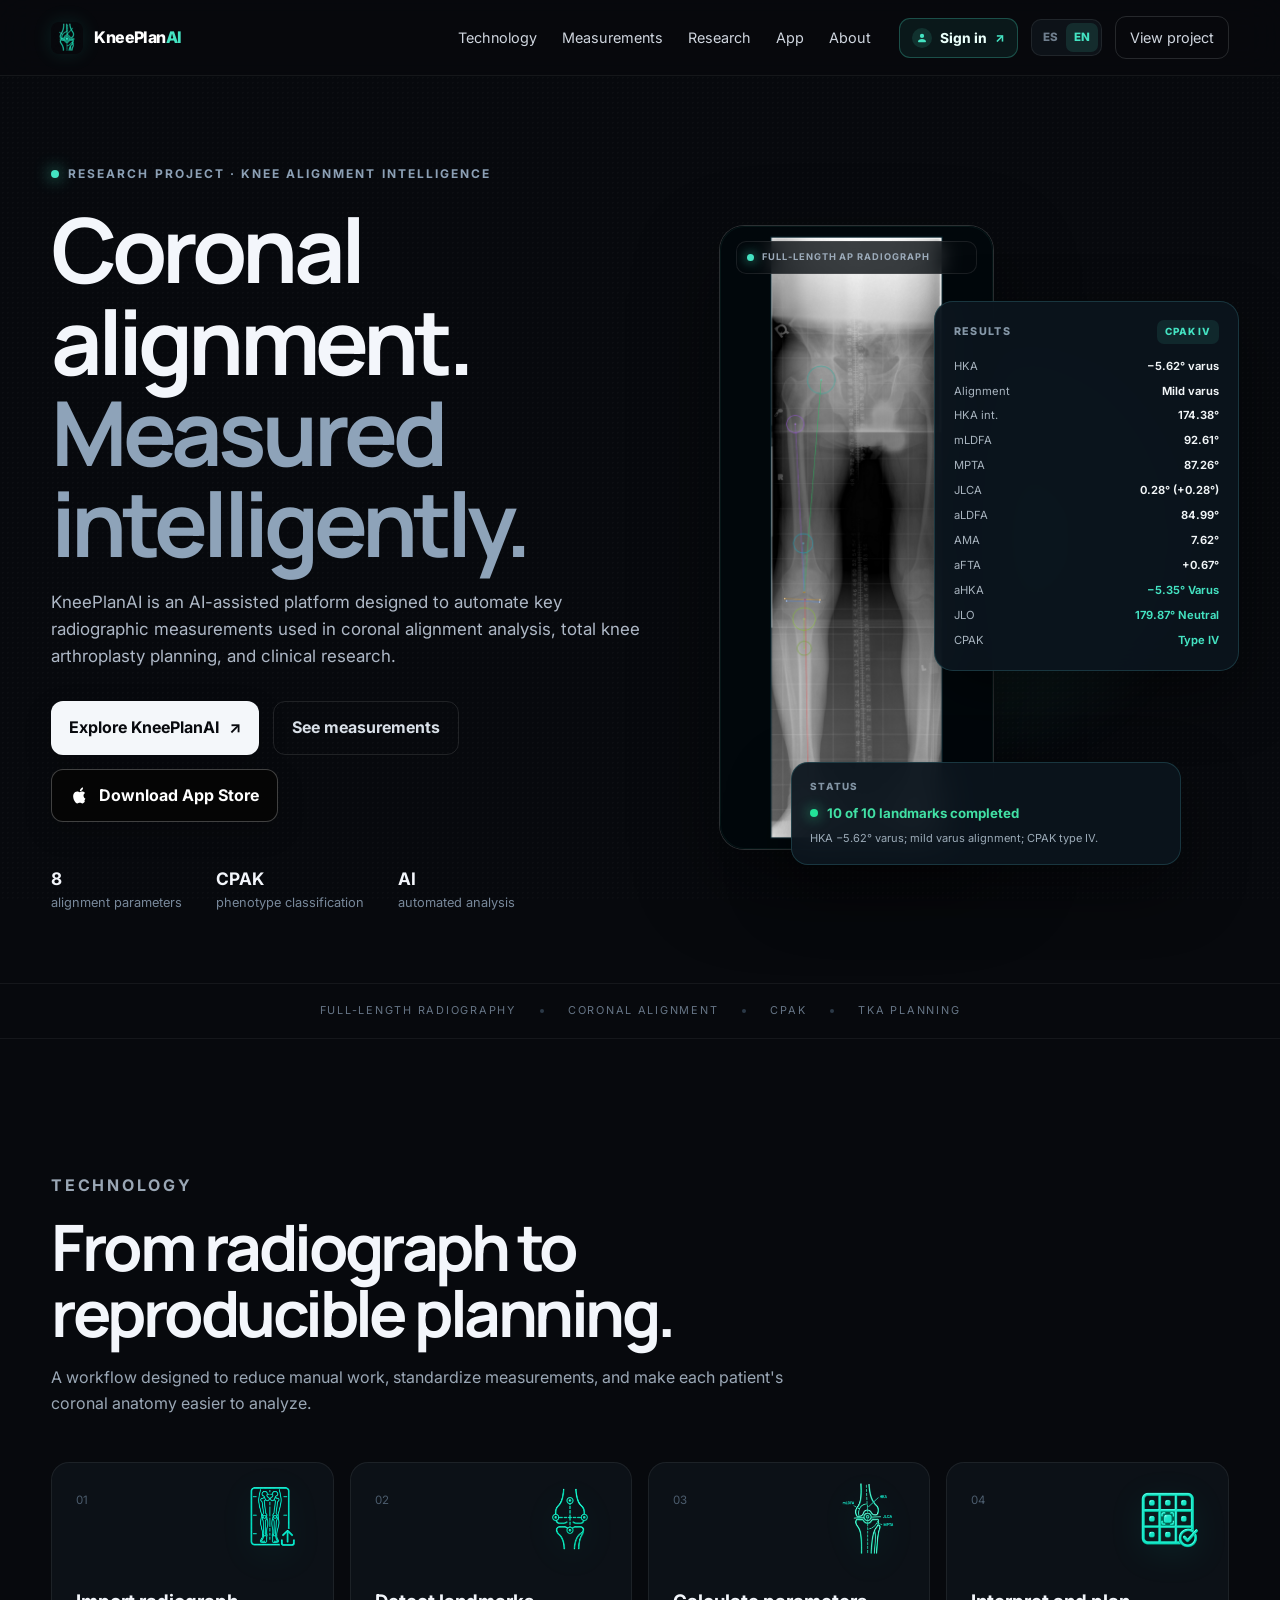
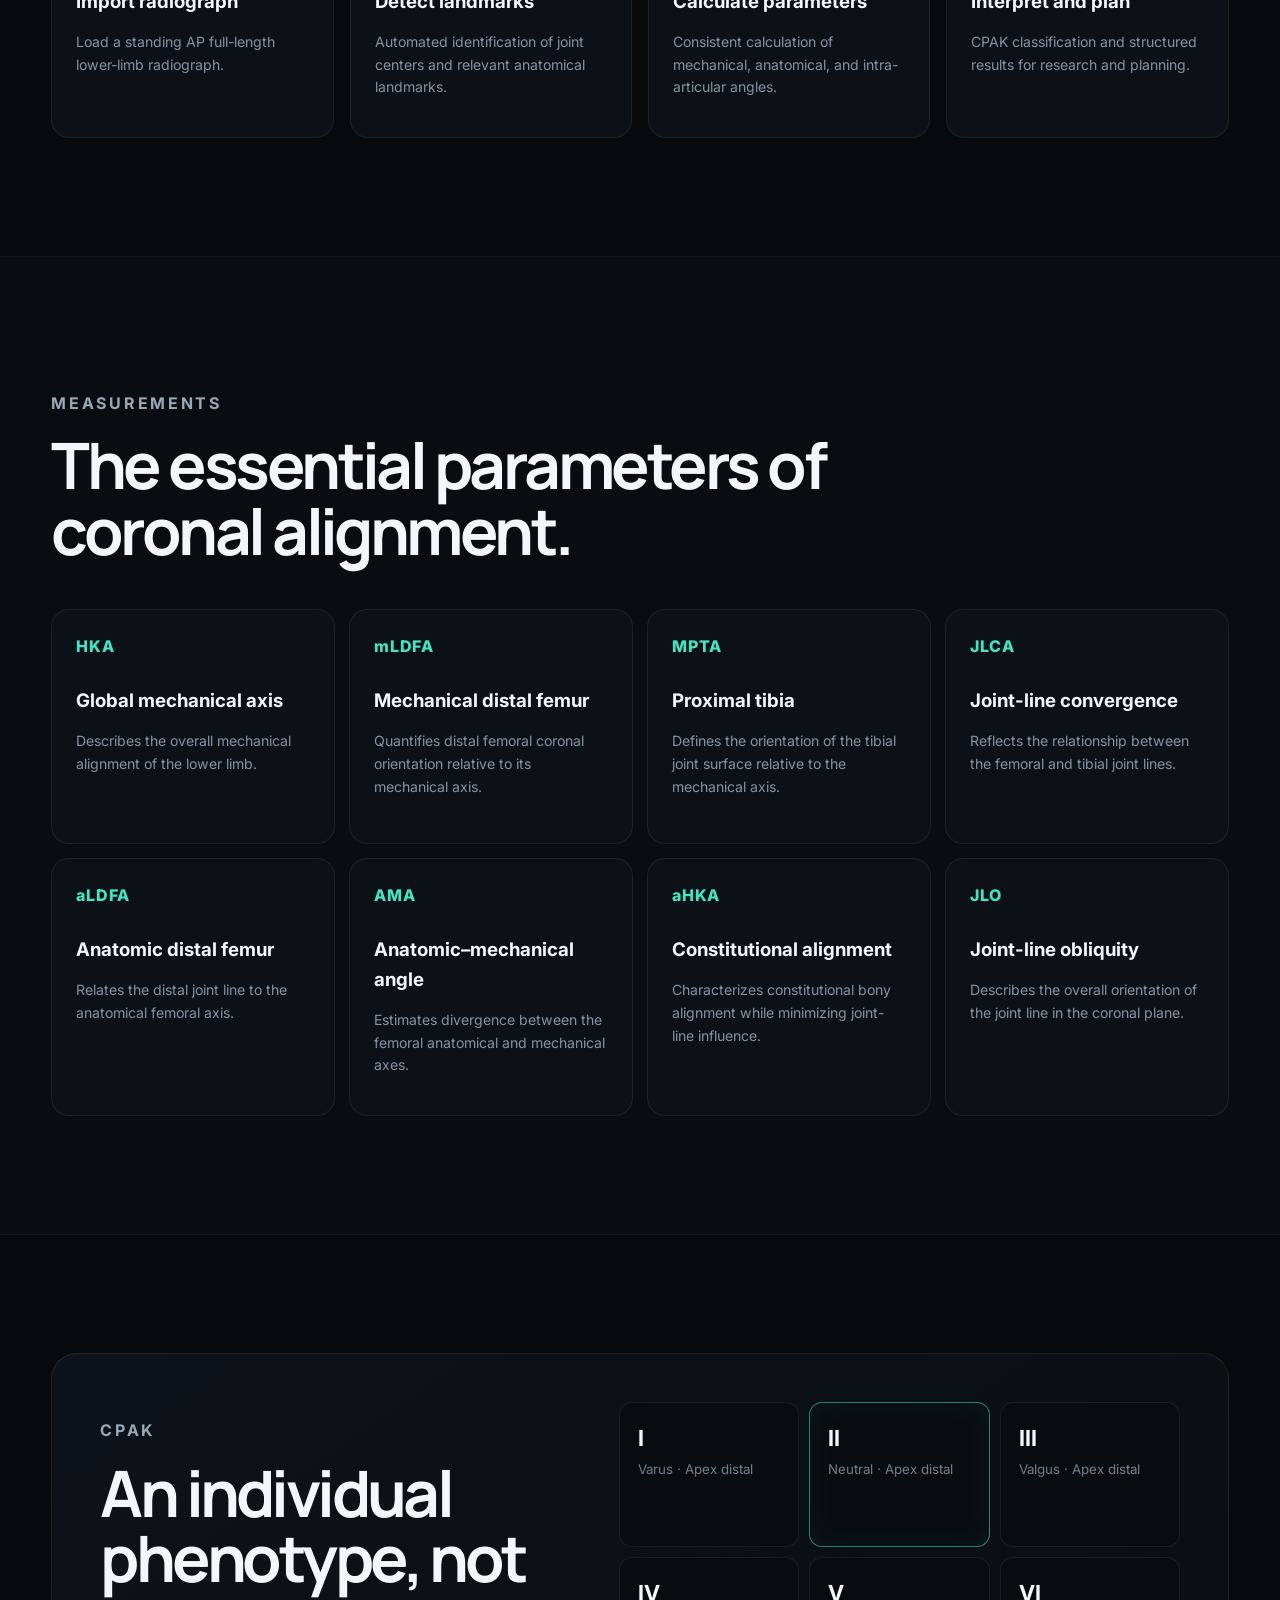
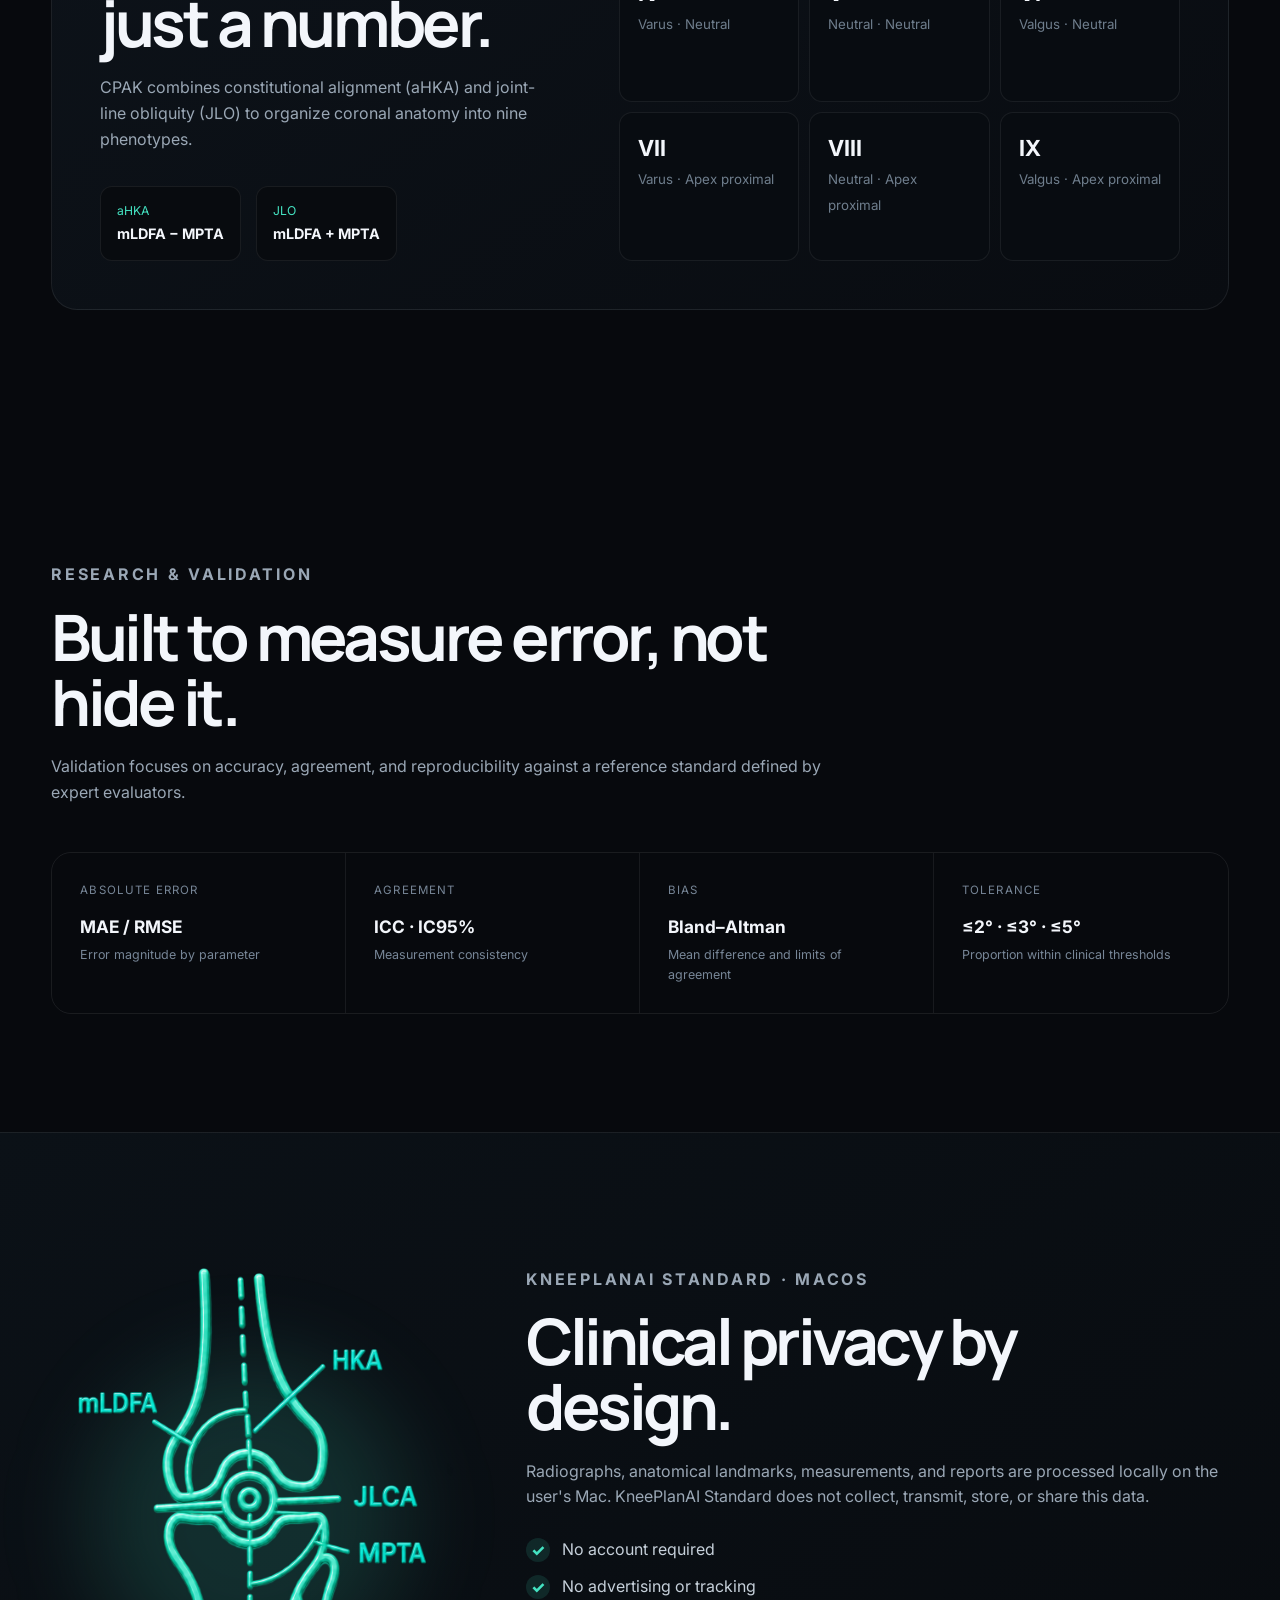
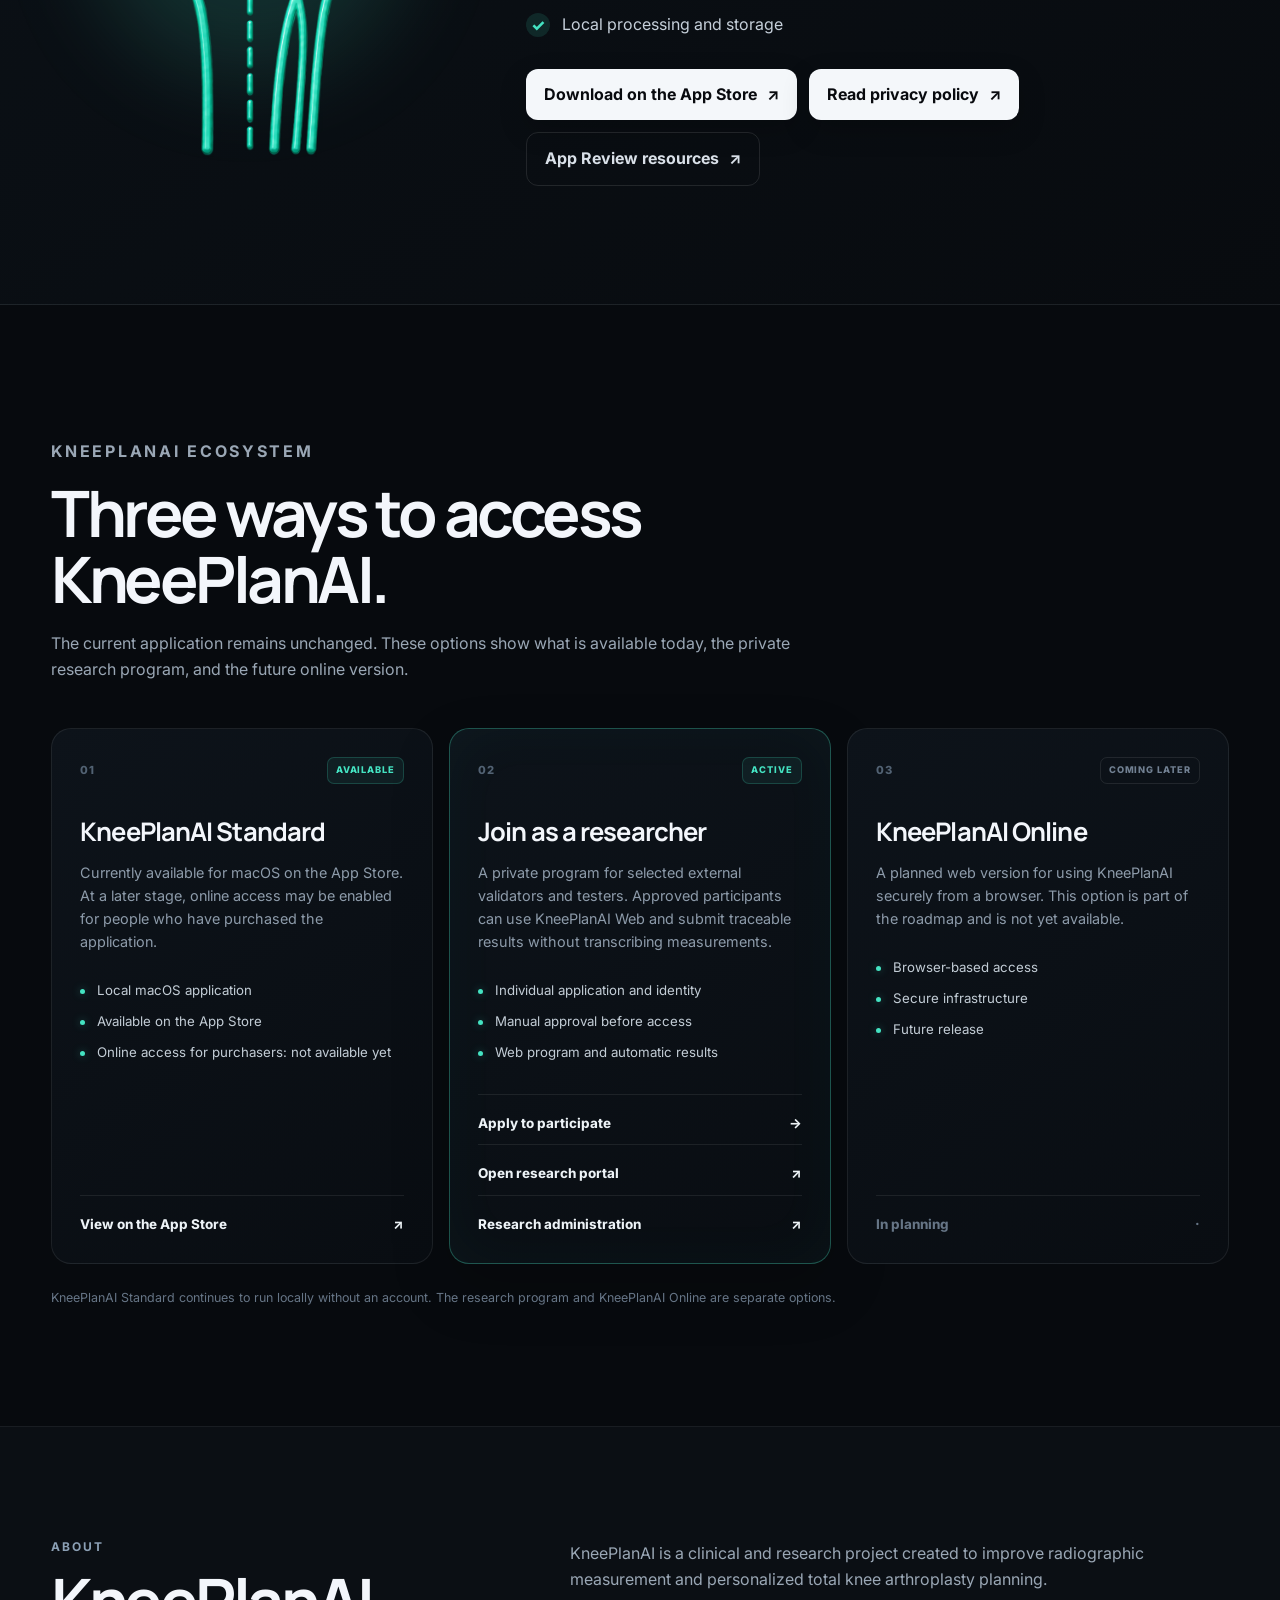
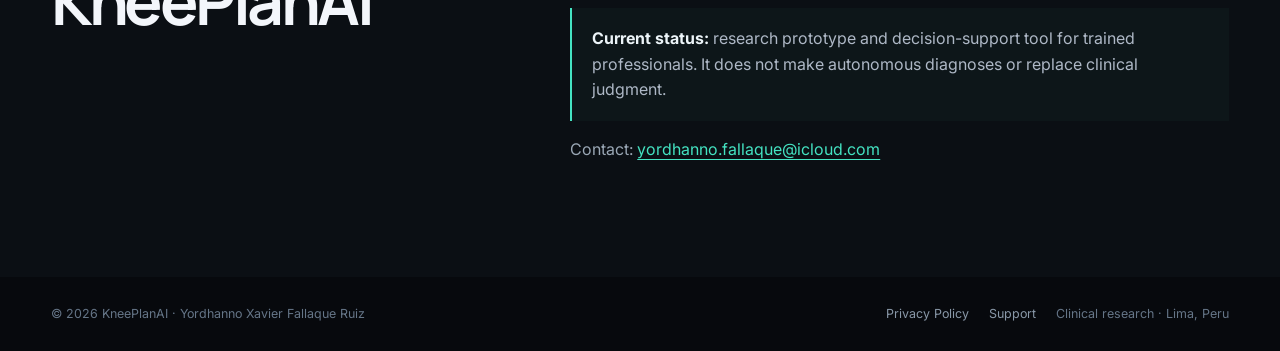
<file: index.html>
<!doctype html>
<html lang="es">
<head>
  <meta charset="utf-8" />
  <meta name="viewport" content="width=device-width, initial-scale=1" />
  <meta name="description" content="KneePlanAI — análisis asistido por inteligencia artificial de la alineación coronal para la planificación de artroplastia total de rodilla." />
  <meta name="theme-color" content="#07090d" />
  <meta property="og:type" content="website" />
  <meta property="og:site_name" content="KneePlanAI" />
  <meta property="og:title" content="KneePlanAI | Análisis inteligente de la alineación de rodilla" />
  <meta property="og:description" content="Medición radiográfica asistida por IA para planificación e investigación en artroplastia total de rodilla." />
  <meta property="og:url" content="https://kneeplanai.com/" />
  <meta property="og:image" content="https://kneeplanai.com/favicon-512.png" />
  <meta name="twitter:card" content="summary" />
  <link rel="canonical" href="https://kneeplanai.com/" />
  <link rel="icon" type="image/png" sizes="32x32" href="/favicon-32.png?v=5" />
  <link rel="icon" type="image/png" sizes="16x16" href="/favicon-16.png?v=5" />
  <link rel="icon" href="/favicon.ico?v=5" sizes="any" />
  <link rel="apple-touch-icon" sizes="180x180" href="/apple-touch-icon.png?v=5" />
  <link rel="manifest" href="/site.webmanifest" />
  <title>KneePlanAI | Análisis inteligente de la alineación de rodilla</title>
  <link rel="preconnect" href="https://fonts.googleapis.com">
  <link rel="preconnect" href="https://fonts.gstatic.com" crossorigin>
  <link href="https://fonts.googleapis.com/css2?family=Inter:wght@400;500;600;700;800&family=Manrope:wght@500;600;700;800&display=swap" rel="stylesheet">
  <link rel="stylesheet" href="styles.css" />
</head>
<body>
  <div class="noise" aria-hidden="true"></div>

  <header class="site-header">
    <a class="brand" href="#top" aria-label="KneePlanAI">
      <img class="brand-icon" src="/favicon-32.png?v=5" alt="" width="32" height="32" />
      <span>KneePlan<span class="accent">AI</span></span>
    </a>

    <button class="menu-button" type="button" aria-label="Abrir menú" aria-expanded="false">
      <span></span><span></span>
    </button>

    <nav class="nav" aria-label="Navegación principal">
      <a href="#technology" data-es="Tecnología" data-en="Technology">Tecnología</a>
      <a href="#measurements" data-es="Mediciones" data-en="Measurements">Mediciones</a>
      <a href="#research" data-es="Investigación" data-en="Research">Investigación</a>
      <a href="#app" data-es="Aplicación" data-en="App">Aplicación</a>
      <a href="#about" data-es="Acerca de" data-en="About">Acerca de</a>
    </nav>

    <div class="header-actions">
      <div class="language-switch" role="group" aria-label="Idioma / Language">
        <button type="button" data-language="es" aria-pressed="true">ES</button>
        <button type="button" data-language="en" aria-pressed="false">EN</button>
      </div>
      <a class="header-cta" href="#research" data-es="Ver proyecto" data-en="View project">Ver proyecto</a>
    </div>
  </header>

  <main id="top">
    <section class="hero section-shell">
      <div class="hero-copy reveal">
        <div class="eyebrow"><span class="status-dot"></span><span data-es="PROYECTO DE INVESTIGACIÓN · INTELIGENCIA EN ALINEACIÓN DE RODILLA" data-en="RESEARCH PROJECT · KNEE ALIGNMENT INTELLIGENCE">PROYECTO DE INVESTIGACIÓN · INTELIGENCIA EN ALINEACIÓN DE RODILLA</span></div>
        <h1>
          <span data-es="Alineación coronal." data-en="Coronal alignment.">Alineación coronal.</span><br>
          <span data-es="Medida con inteligencia." data-en="Measured intelligently.">Medida con inteligencia.</span>
        </h1>
        <p class="hero-subtitle" data-es="KneePlanAI es una plataforma asistida por inteligencia artificial diseñada para automatizar las principales mediciones radiográficas utilizadas en el análisis de la alineación coronal, la planificación de la artroplastia total de rodilla y la investigación clínica." data-en="KneePlanAI is an AI-assisted platform designed to automate key radiographic measurements used in coronal alignment analysis, total knee arthroplasty planning, and clinical research.">KneePlanAI es una plataforma asistida por inteligencia artificial diseñada para automatizar las principales mediciones radiográficas utilizadas en el análisis de la alineación coronal, la planificación de la artroplastia total de rodilla y la investigación clínica.</p>
        <div class="hero-actions">
          <a class="button button-primary" href="#technology"><span data-es="Explorar KneePlanAI" data-en="Explore KneePlanAI">Explorar KneePlanAI</span><span>↗</span></a>
          <a class="button button-ghost" href="#measurements" data-es="Ver mediciones" data-en="See measurements">Ver mediciones</a>
          <a class="button button-app-store" href="https://apps.apple.com/app/kneeplanai/id6804541346" target="_blank" rel="noopener noreferrer">
            <svg viewBox="0 0 24 24" aria-hidden="true"><path d="M18.71 19.5c-.83 1.24-1.71 2.45-3.05 2.47-1.31.03-1.73-.78-3.24-.78-1.51 0-1.98.75-3.22.81-1.29.05-2.27-1.31-3.1-2.52-1.69-2.46-3-6.94-1.26-9.98.86-1.51 2.43-2.47 4.11-2.5 1.28-.03 2.49.87 3.24.87.72 0 2.08-1.07 3.5-.91.59.03 2.25.24 3.32 1.8-.09.05-1.98 1.15-1.96 3.44.03 2.74 2.4 3.65 2.43 3.66-.02.07-.38 1.31-1.25 2.58M13.6 3.52c.71-.86 1.88-1.52 2.86-1.56.13 1.15-.34 2.3-1.03 3.13-.68.84-1.8 1.49-2.9 1.4-.15-1.13.4-2.3 1.07-2.97Z"/></svg>
            <span data-es="Descargar App Store" data-en="Download App Store">Descargar App Store</span>
          </a>
        </div>
        <div class="hero-meta">
          <div><strong>8</strong><span data-es="parámetros de alineación" data-en="alignment parameters">parámetros de alineación</span></div>
          <div><strong>CPAK</strong><span data-es="clasificación fenotípica" data-en="phenotype classification">clasificación fenotípica</span></div>
          <div><strong>AI</strong><span data-es="análisis automatizado" data-en="automated analysis">análisis automatizado</span></div>
        </div>
      </div>

      <div class="hero-visual reveal" aria-label="Análisis real de alineación del miembro inferior con KneePlanAI">
        <div class="visual-glow"></div>
        <div class="analysis-stage">
          <figure class="radiograph-panel">
            <div class="radiograph-label"><span></span><span data-es="RADIOGRAFÍA PANORÁMICA AP" data-en="FULL-LENGTH AP RADIOGRAPH">RADIOGRAFÍA PANORÁMICA AP</span></div>
            <img src="/kneeplanai-radiograph.png" alt="KneePlanAI full-length radiograph analysis" width="2560" height="1600" />
          </figure>

          <aside class="results-panel" aria-label="Resultados del análisis">
            <div class="panel-title"><span data-es="RESULTADOS" data-en="RESULTS">RESULTADOS</span><span class="result-badge">CPAK IV</span></div>
            <dl class="result-list">
              <div><dt>HKA</dt><dd data-es="−5.62° varo" data-en="−5.62° varus">−5.62° varo</dd></div>
              <div><dt data-es="Alineación" data-en="Alignment">Alineación</dt><dd data-es="Varo leve" data-en="Mild varus">Varo leve</dd></div>
              <div><dt>HKA int.</dt><dd>174.38°</dd></div>
              <div><dt>mLDFA</dt><dd>92.61°</dd></div>
              <div><dt>MPTA</dt><dd>87.26°</dd></div>
              <div><dt>JLCA</dt><dd>0.28° (+0.28°)</dd></div>
              <div><dt>aLDFA</dt><dd>84.99°</dd></div>
              <div><dt>AMA</dt><dd>7.62°</dd></div>
              <div><dt>aFTA</dt><dd>+0.67°</dd></div>
              <div class="highlight-result"><dt>aHKA</dt><dd data-es="−5.35° Varo" data-en="−5.35° Varus">−5.35° Varo</dd></div>
              <div class="highlight-result"><dt>JLO</dt><dd data-es="179.87° Neutra" data-en="179.87° Neutral">179.87° Neutra</dd></div>
              <div class="highlight-result"><dt>CPAK</dt><dd data-es="Tipo IV" data-en="Type IV">Tipo IV</dd></div>
            </dl>
          </aside>

          <aside class="analysis-status" aria-label="Estado del análisis">
            <div class="status-heading" data-es="ESTADO" data-en="STATUS">ESTADO</div>
            <strong><span class="live-dot"></span><span data-es="10 de 10 referencias completadas" data-en="10 of 10 landmarks completed">10 de 10 referencias completadas</span></strong>
            <p data-es="HKA −5.62° varo; alineación varo leve; CPAK tipo IV." data-en="HKA −5.62° varus; mild varus alignment; CPAK type IV.">HKA −5.62° varo; alineación varo leve; CPAK tipo IV.</p>
          </aside>
        </div>
      </div>
    </section>

    <section class="trust-strip" aria-label="Enfoque del proyecto">
      <div data-es="RADIOGRAFÍA PANORÁMICA" data-en="FULL-LENGTH RADIOGRAPHY">RADIOGRAFÍA PANORÁMICA</div><span></span>
      <div data-es="ALINEACIÓN CORONAL" data-en="CORONAL ALIGNMENT">ALINEACIÓN CORONAL</div><span></span>
      <div>CPAK</div><span></span>
      <div data-es="PLANIFICACIÓN DE ATR" data-en="TKA PLANNING">PLANIFICACIÓN DE ATR</div>
    </section>

    <section id="technology" class="section-block section-shell">
      <div class="section-heading reveal">
        <p class="kicker" data-es="TECNOLOGÍA" data-en="TECHNOLOGY">TECNOLOGÍA</p>
        <h2 data-es="De la radiografía a una planificación reproducible." data-en="From radiograph to reproducible planning.">De la radiografía a una planificación reproducible.</h2>
        <p data-es="Un flujo diseñado para reducir el trabajo manual, estandarizar las mediciones y facilitar el análisis de la anatomía coronal de cada paciente." data-en="A workflow designed to reduce manual work, standardize measurements, and make each patient's coronal anatomy easier to analyze.">Un flujo diseñado para reducir el trabajo manual, estandarizar las mediciones y facilitar el análisis de la anatomía coronal de cada paciente.</p>
      </div>
      <div class="workflow-grid">
        <article class="workflow-card reveal"><div class="workflow-top"><span class="step">01</span><img class="workflow-icon" src="/workflow-import.png?v=1" alt="" width="320" height="320" /></div><h3 data-es="Importar radiografía" data-en="Import radiograph">Importar radiografía</h3><p data-es="Carga de una radiografía panorámica AP de miembros inferiores en bipedestación." data-en="Load a standing AP full-length lower-limb radiograph.">Carga de una radiografía panorámica AP de miembros inferiores en bipedestación.</p></article>
        <article class="workflow-card reveal"><div class="workflow-top"><span class="step">02</span><img class="workflow-icon" src="/workflow-detect.png?v=1" alt="" width="320" height="320" /></div><h3 data-es="Detectar referencias" data-en="Detect landmarks">Detectar referencias</h3><p data-es="Identificación automatizada de centros articulares y referencias anatómicas relevantes." data-en="Automated identification of joint centers and relevant anatomical landmarks.">Identificación automatizada de centros articulares y referencias anatómicas relevantes.</p></article>
        <article class="workflow-card reveal"><div class="workflow-top"><span class="step">03</span><img class="workflow-icon" src="/workflow-calculate.png?v=1" alt="" width="320" height="320" /></div><h3 data-es="Calcular parámetros" data-en="Calculate parameters">Calcular parámetros</h3><p data-es="Cálculo consistente de los ángulos mecánicos, anatómicos e intraarticulares." data-en="Consistent calculation of mechanical, anatomical, and intra-articular angles.">Cálculo consistente de los ángulos mecánicos, anatómicos e intraarticulares.</p></article>
        <article class="workflow-card reveal"><div class="workflow-top"><span class="step">04</span><img class="workflow-icon" src="/workflow-plan.png?v=1" alt="" width="320" height="320" /></div><h3 data-es="Interpretar y planificar" data-en="Interpret and plan">Interpretar y planificar</h3><p data-es="Clasificación CPAK y presentación estructurada de resultados para investigación y planificación." data-en="CPAK classification and structured results for research and planning.">Clasificación CPAK y presentación estructurada de resultados para investigación y planificación.</p></article>
      </div>
    </section>

    <section id="measurements" class="section-block measurements-section">
      <div class="section-shell">
        <div class="section-heading compact reveal">
          <p class="kicker" data-es="MEDICIONES" data-en="MEASUREMENTS">MEDICIONES</p>
          <h2 data-es="Los parámetros esenciales de la alineación coronal." data-en="The essential parameters of coronal alignment.">Los parámetros esenciales de la alineación coronal.</h2>
        </div>
        <div class="measurement-grid">
          <article class="metric-card reveal"><span>HKA</span><h3 data-es="Eje mecánico global" data-en="Global mechanical axis">Eje mecánico global</h3><p data-es="Describe la alineación mecánica global del miembro inferior." data-en="Describes the overall mechanical alignment of the lower limb.">Describe la alineación mecánica global del miembro inferior.</p></article>
          <article class="metric-card reveal"><span>mLDFA</span><h3 data-es="Fémur distal mecánico" data-en="Mechanical distal femur">Fémur distal mecánico</h3><p data-es="Cuantifica la orientación coronal del fémur distal respecto a su eje mecánico." data-en="Quantifies distal femoral coronal orientation relative to its mechanical axis.">Cuantifica la orientación coronal del fémur distal respecto a su eje mecánico.</p></article>
          <article class="metric-card reveal"><span>MPTA</span><h3 data-es="Tibia proximal" data-en="Proximal tibia">Tibia proximal</h3><p data-es="Define la orientación de la superficie articular tibial respecto al eje mecánico." data-en="Defines the orientation of the tibial joint surface relative to the mechanical axis.">Define la orientación de la superficie articular tibial respecto al eje mecánico.</p></article>
          <article class="metric-card reveal"><span>JLCA</span><h3 data-es="Convergencia articular" data-en="Joint-line convergence">Convergencia articular</h3><p data-es="Refleja la relación entre las líneas articulares femoral y tibial." data-en="Reflects the relationship between the femoral and tibial joint lines.">Refleja la relación entre las líneas articulares femoral y tibial.</p></article>
          <article class="metric-card reveal"><span>aLDFA</span><h3 data-es="Fémur distal anatómico" data-en="Anatomic distal femur">Fémur distal anatómico</h3><p data-es="Relaciona la línea articular distal con el eje anatómico del fémur." data-en="Relates the distal joint line to the anatomical femoral axis.">Relaciona la línea articular distal con el eje anatómico del fémur.</p></article>
          <article class="metric-card reveal"><span>AMA</span><h3 data-es="Ángulo mecánico-anatómico" data-en="Anatomic–mechanical angle">Ángulo mecánico-anatómico</h3><p data-es="Estima la divergencia entre los ejes anatómico y mecánico femorales." data-en="Estimates divergence between the femoral anatomical and mechanical axes.">Estima la divergencia entre los ejes anatómico y mecánico femorales.</p></article>
          <article class="metric-card reveal"><span>aHKA</span><h3 data-es="Alineación constitucional" data-en="Constitutional alignment">Alineación constitucional</h3><p data-es="Caracteriza la alineación ósea constitucional minimizando la influencia articular." data-en="Characterizes constitutional bony alignment while minimizing joint-line influence.">Caracteriza la alineación ósea constitucional minimizando la influencia articular.</p></article>
          <article class="metric-card reveal"><span>JLO</span><h3 data-es="Oblicuidad de la línea articular" data-en="Joint-line obliquity">Oblicuidad de la línea articular</h3><p data-es="Describe la orientación global de la línea articular en el plano coronal." data-en="Describes the overall orientation of the joint line in the coronal plane.">Describe la orientación global de la línea articular en el plano coronal.</p></article>
        </div>
      </div>
    </section>

    <section class="section-block section-shell">
      <div class="cpak-panel reveal">
        <div class="cpak-copy">
          <p class="kicker">CPAK</p>
          <h2 data-es="Fenotipo individual, no solo un número." data-en="An individual phenotype, not just a number.">Fenotipo individual, no solo un número.</h2>
          <p data-es="CPAK combina la alineación constitucional (aHKA) y la oblicuidad de la línea articular (JLO) para organizar la anatomía coronal en nueve fenotipos." data-en="CPAK combines constitutional alignment (aHKA) and joint-line obliquity (JLO) to organize coronal anatomy into nine phenotypes.">CPAK combina la alineación constitucional (aHKA) y la oblicuidad de la línea articular (JLO) para organizar la anatomía coronal en nueve fenotipos.</p>
          <div class="formula-row"><div><span>aHKA</span><strong>mLDFA − MPTA</strong></div><div><span>JLO</span><strong>mLDFA + MPTA</strong></div></div>
        </div>
        <div class="cpak-grid" aria-label="CPAK types I to IX">
          <div><b>I</b><small data-es="Varo · Ápice distal" data-en="Varus · Apex distal">Varo · Ápice distal</small></div>
          <div class="active"><b>II</b><small data-es="Neutro · Ápice distal" data-en="Neutral · Apex distal">Neutro · Ápice distal</small></div>
          <div><b>III</b><small data-es="Valgo · Ápice distal" data-en="Valgus · Apex distal">Valgo · Ápice distal</small></div>
          <div><b>IV</b><small data-es="Varo · Neutro" data-en="Varus · Neutral">Varo · Neutro</small></div>
          <div><b>V</b><small data-es="Neutro · Neutro" data-en="Neutral · Neutral">Neutro · Neutro</small></div>
          <div><b>VI</b><small data-es="Valgo · Neutro" data-en="Valgus · Neutral">Valgo · Neutro</small></div>
          <div><b>VII</b><small data-es="Varo · Ápice proximal" data-en="Varus · Apex proximal">Varo · Ápice proximal</small></div>
          <div><b>VIII</b><small data-es="Neutro · Ápice proximal" data-en="Neutral · Apex proximal">Neutro · Ápice proximal</small></div>
          <div><b>IX</b><small data-es="Valgo · Ápice proximal" data-en="Valgus · Apex proximal">Valgo · Ápice proximal</small></div>
        </div>
      </div>
    </section>

    <section id="research" class="section-block section-shell">
      <div class="section-heading reveal">
        <p class="kicker" data-es="INVESTIGACIÓN Y VALIDACIÓN" data-en="RESEARCH & VALIDATION">INVESTIGACIÓN Y VALIDACIÓN</p>
        <h2 data-es="Desarrollado para medir el error, no ocultarlo." data-en="Built to measure error, not hide it.">Desarrollado para medir el error, no ocultarlo.</h2>
        <p data-es="La validación se centra en exactitud, concordancia y reproducibilidad frente a un estándar de referencia definido por evaluadores expertos." data-en="Validation focuses on accuracy, agreement, and reproducibility against a reference standard defined by expert evaluators.">La validación se centra en exactitud, concordancia y reproducibilidad frente a un estándar de referencia definido por evaluadores expertos.</p>
      </div>
      <div class="research-stats reveal">
        <div><span data-es="ERROR ABSOLUTO" data-en="ABSOLUTE ERROR">ERROR ABSOLUTO</span><strong>MAE / RMSE</strong><small data-es="Magnitud del error por parámetro" data-en="Error magnitude by parameter">Magnitud del error por parámetro</small></div>
        <div><span data-es="CONCORDANCIA" data-en="AGREEMENT">CONCORDANCIA</span><strong>ICC · IC95%</strong><small data-es="Consistencia de las mediciones" data-en="Measurement consistency">Consistencia de las mediciones</small></div>
        <div><span data-es="SESGO" data-en="BIAS">SESGO</span><strong>Bland–Altman</strong><small data-es="Diferencia media y límites de acuerdo" data-en="Mean difference and limits of agreement">Diferencia media y límites de acuerdo</small></div>
        <div><span data-es="TOLERANCIA" data-en="TOLERANCE">TOLERANCIA</span><strong>≤2° · ≤3° · ≤5°</strong><small data-es="Proporción dentro de umbrales clínicos" data-en="Proportion within clinical thresholds">Proporción dentro de umbrales clínicos</small></div>
      </div>
    </section>

    <section id="app" class="section-block app-section">
      <div class="section-shell app-grid">
        <div class="app-icon-wrap reveal"><img src="/kneeplanai-measurements-icon.png?v=2" alt="KneePlanAI alignment measurements" width="1254" height="1254" /></div>
        <div class="app-copy reveal">
          <p class="kicker">KNEEPLANAI STANDARD · macOS</p>
          <h2 data-es="Privacidad clínica desde el diseño." data-en="Clinical privacy by design.">Privacidad clínica desde el diseño.</h2>
          <p data-es="Las radiografías, referencias anatómicas, mediciones e informes se procesan localmente en el Mac del usuario. KneePlanAI Standard no recopila, transmite, almacena ni comparte esos datos." data-en="Radiographs, anatomical landmarks, measurements, and reports are processed locally on the user's Mac. KneePlanAI Standard does not collect, transmit, store, or share this data.">Las radiografías, referencias anatómicas, mediciones e informes se procesan localmente en el Mac del usuario. KneePlanAI Standard no recopila, transmite, almacena ni comparte esos datos.</p>
          <ul class="privacy-points">
            <li><span>✓</span><span data-es="Sin cuenta obligatoria" data-en="No account required">Sin cuenta obligatoria</span></li>
            <li><span>✓</span><span data-es="Sin publicidad ni seguimiento" data-en="No advertising or tracking">Sin publicidad ni seguimiento</span></li>
            <li><span>✓</span><span data-es="Procesamiento y almacenamiento local" data-en="Local processing and storage">Procesamiento y almacenamiento local</span></li>
          </ul>
          <div class="app-actions">
            <a class="button button-primary privacy-button" href="https://apps.apple.com/app/kneeplanai/id6804541346" target="_blank" rel="noopener noreferrer"><span data-es="Descargar en App Store" data-en="Download on the App Store">Descargar en App Store</span><span>↗</span></a>
            <a class="button button-primary privacy-button" href="/privacy.html"><span data-es="Leer política de privacidad" data-en="Read privacy policy">Leer política de privacidad</span><span>↗</span></a>
            <a class="button button-ghost privacy-button" href="/app-review.html" target="_blank" rel="noopener noreferrer"><span data-es="Recursos para revisión de la app" data-en="App Review resources">Recursos para revisión de la app</span><span>↗</span></a>
          </div>
        </div>
      </div>
    </section>

    <section id="access" class="section-block ecosystem-section">
      <div class="section-shell">
        <div class="section-heading reveal">
          <p class="kicker" data-es="ECOSISTEMA KNEEPLANAI" data-en="KNEEPLANAI ECOSYSTEM">ECOSISTEMA KNEEPLANAI</p>
          <h2 data-es="Tres formas de acceder a KneePlanAI." data-en="Three ways to access KneePlanAI.">Tres formas de acceder a KneePlanAI.</h2>
          <p data-es="La aplicación actual se mantiene sin cambios. Estas modalidades presentan el acceso disponible hoy, el programa privado de investigación y la futura versión online." data-en="The current application remains unchanged. These options show what is available today, the private research program, and the future online version.">La aplicación actual se mantiene sin cambios. Estas modalidades presentan el acceso disponible hoy, el programa privado de investigación y la futura versión online.</p>
        </div>

        <div class="edition-grid">
          <article class="edition-card reveal">
            <div class="edition-card-top"><span>01</span><span class="edition-status is-live" data-es="DISPONIBLE" data-en="AVAILABLE">DISPONIBLE</span></div>
            <h3>KneePlanAI Standard</h3>
            <p data-es="Disponible actualmente para macOS en App Store. En una fase posterior, el acceso online podrá habilitarse para las personas que hayan adquirido la aplicación." data-en="Currently available for macOS on the App Store. At a later stage, online access may be enabled for people who have purchased the application.">Disponible actualmente para macOS en App Store. En una fase posterior, el acceso online podrá habilitarse para las personas que hayan adquirido la aplicación.</p>
            <ul class="edition-points">
              <li data-es="Aplicación local para macOS" data-en="Local macOS application">Aplicación local para macOS</li>
              <li data-es="Disponible en App Store" data-en="Available on the App Store">Disponible en App Store</li>
              <li data-es="Acceso online para compradores: aún no disponible" data-en="Online access for purchasers: not available yet">Acceso online para compradores: aún no disponible</li>
            </ul>
            <a class="edition-link" href="https://apps.apple.com/app/kneeplanai/id6804541346" target="_blank" rel="noopener noreferrer"><span data-es="Ver en App Store" data-en="View on the App Store">Ver en App Store</span><span>↗</span></a>
          </article>

          <article class="edition-card edition-card-featured reveal">
            <div class="edition-card-top"><span>02</span><span class="edition-status is-live" data-es="ACTIVO" data-en="ACTIVE">ACTIVO</span></div>
            <h3 data-es="Únete como investigador" data-en="Join as a researcher">Únete como investigador</h3>
            <p data-es="Programa privado para validadores externos y testers seleccionados. Los participantes aprobados pueden usar KneePlanAI Web y enviar resultados trazables sin transcribir mediciones." data-en="A private program for selected external validators and testers. Approved participants can use KneePlanAI Web and submit traceable results without transcribing measurements.">Programa privado para validadores externos y testers seleccionados. Los participantes aprobados pueden usar KneePlanAI Web y enviar resultados trazables sin transcribir mediciones.</p>
            <ul class="edition-points">
              <li data-es="Solicitud e identidad individual" data-en="Individual application and identity">Solicitud e identidad individual</li>
              <li data-es="Aprobación manual antes del acceso" data-en="Manual approval before access">Aprobación manual antes del acceso</li>
              <li data-es="Programa web y resultados automáticos" data-en="Web program and automatic results">Programa web y resultados automáticos</li>
            </ul>
            <div class="edition-links">
              <a class="edition-link" href="/researchers.html"><span data-es="Solicitar participación" data-en="Apply to participate">Solicitar participación</span><span>→</span></a>
              <a class="edition-link" href="https://research.kneeplanai.com/"><span data-es="Acceder al portal" data-en="Open research portal">Acceder al portal</span><span>↗</span></a>
              <a class="edition-link" href="https://research.kneeplanai.com/research-admin"><span data-es="Administrar investigación" data-en="Research administration">Administrar investigación</span><span>↗</span></a>
            </div>
          </article>

          <article class="edition-card reveal">
            <div class="edition-card-top"><span>03</span><span class="edition-status" data-es="PRÓXIMAMENTE" data-en="COMING LATER">PRÓXIMAMENTE</span></div>
            <h3>KneePlanAI Online</h3>
            <p data-es="Versión web planificada para utilizar KneePlanAI de forma segura desde el navegador. Esta modalidad forma parte de la hoja de ruta y todavía no está disponible." data-en="A planned web version for using KneePlanAI securely from a browser. This option is part of the roadmap and is not yet available.">Versión web planificada para utilizar KneePlanAI de forma segura desde el navegador. Esta modalidad forma parte de la hoja de ruta y todavía no está disponible.</p>
            <ul class="edition-points">
              <li data-es="Acceso desde navegador" data-en="Browser-based access">Acceso desde navegador</li>
              <li data-es="Infraestructura segura" data-en="Secure infrastructure">Infraestructura segura</li>
              <li data-es="Lanzamiento futuro" data-en="Future release">Lanzamiento futuro</li>
            </ul>
            <span class="edition-link edition-link-muted"><span data-es="En planificación" data-en="In planning">En planificación</span><span>·</span></span>
          </article>
        </div>

        <p class="ecosystem-note reveal" data-es="KneePlanAI Standard continúa funcionando localmente y sin cuenta. El programa de investigación y KneePlanAI Online son modalidades independientes." data-en="KneePlanAI Standard continues to run locally without an account. The research program and KneePlanAI Online are separate options.">KneePlanAI Standard continúa funcionando localmente y sin cuenta. El programa de investigación y KneePlanAI Online son modalidades independientes.</p>
      </div>
    </section>

    <section id="about" class="about-section">
      <div class="section-shell about-inner">
        <div><p class="kicker" data-es="ACERCA DE" data-en="ABOUT">ACERCA DE</p><h2>KneePlanAI</h2></div>
        <div class="about-copy">
          <p data-es="KneePlanAI nace como un proyecto clínico y de investigación orientado a mejorar la medición radiográfica y la planificación personalizada de la artroplastia total de rodilla." data-en="KneePlanAI is a clinical and research project created to improve radiographic measurement and personalized total knee arthroplasty planning.">KneePlanAI nace como un proyecto clínico y de investigación orientado a mejorar la medición radiográfica y la planificación personalizada de la artroplastia total de rodilla.</p>
          <div class="disclaimer"><strong data-es="Estado actual:" data-en="Current status:">Estado actual:</strong> <span data-es="prototipo de investigación y herramienta de apoyo para profesionales capacitados. No realiza diagnósticos autónomos ni sustituye el juicio clínico." data-en="research prototype and decision-support tool for trained professionals. It does not make autonomous diagnoses or replace clinical judgment.">prototipo de investigación y herramienta de apoyo para profesionales capacitados. No realiza diagnósticos autónomos ni sustituye el juicio clínico.</span></div>
          <p class="contact-line"><span data-es="Contacto:" data-en="Contact:">Contacto:</span> <a href="mailto:yordhanno.fallaque@icloud.com">yordhanno.fallaque@icloud.com</a></p>
        </div>
      </div>
    </section>
  </main>

  <footer class="footer section-shell">
    <span>© <span id="year">2026</span> KneePlanAI · Yordhanno Xavier Fallaque Ruiz</span>
    <div class="footer-links">
      <a href="/privacy.html" data-es="Política de privacidad" data-en="Privacy Policy">Política de privacidad</a>
      <a href="mailto:yordhanno.fallaque@icloud.com" data-es="Soporte" data-en="Support">Soporte</a>
      <span data-es="Investigación clínica · Lima, Perú" data-en="Clinical research · Lima, Peru">Investigación clínica · Lima, Perú</span>
    </div>
  </footer>

  <script src="script.js"></script>
</body>
</html>
</file>
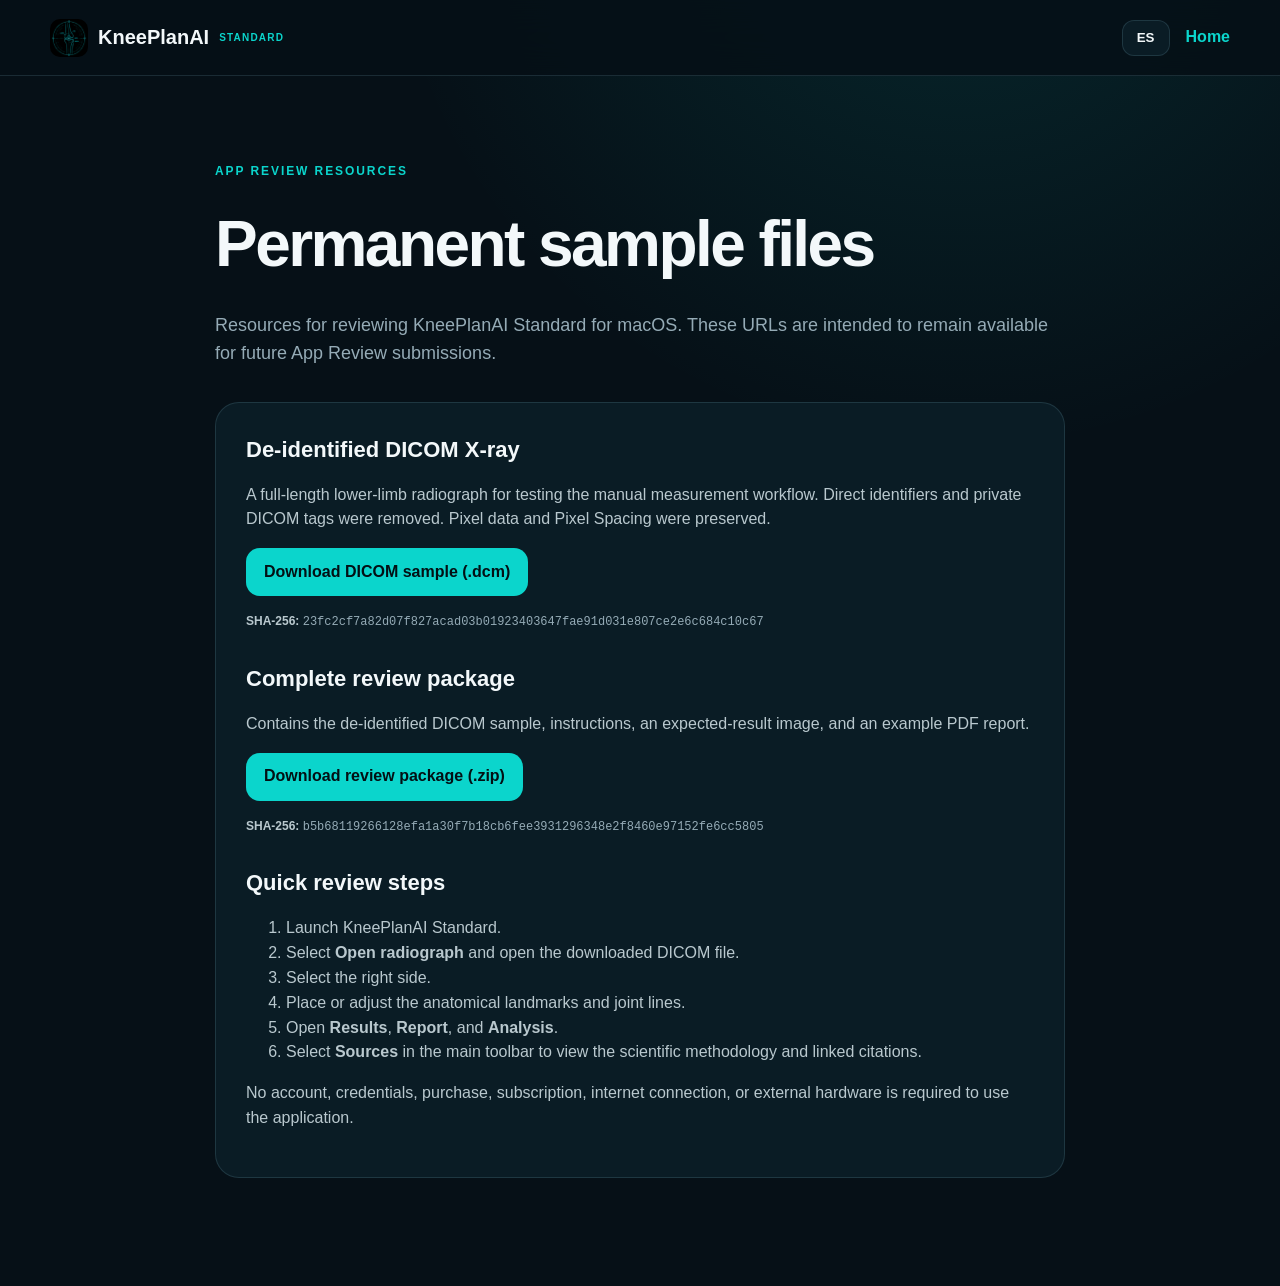
<file: app-review.html>
<!doctype html>
<html lang="en">
<head>
  <meta charset="utf-8" />
  <meta name="viewport" content="width=device-width, initial-scale=1" />
  <meta name="theme-color" content="#07131a" />
  <meta name="robots" content="noindex" />
  <title>App Review Resources — KneePlanAI</title>
  <link rel="icon" href="assets/kneeplanai-icon.png" />
  <link rel="stylesheet" href="app-review.css" />
</head>
<body class="legal-page">
  <header class="site-header">
    <a class="brand" href="index.html"><img src="assets/kneeplanai-icon.png" alt="KneePlanAI" /><span>KneePlanAI</span><small>STANDARD</small></a>
    <div class="review-header-actions">
      <button class="lang-toggle" id="appReviewLangToggle" type="button" aria-label="Change language">ES</button>
      <a class="back-link" href="index.html"><span data-lang="en">Home</span><span data-lang="es">Inicio</span></a>
    </div>
  </header>
  <main class="legal-wrap">
    <div class="eyebrow"><span data-lang="en">App Review Resources</span><span data-lang="es">Recursos para revisión de la app</span></div>
    <h1 data-lang="en">Permanent sample files</h1>
    <h1 data-lang="es">Archivos de prueba permanentes</h1>
    <p class="lead" data-lang="en">Resources for reviewing KneePlanAI Standard for macOS. These URLs are intended to remain available for future App Review submissions.</p>
    <p class="lead" data-lang="es">Recursos para revisar KneePlanAI Standard para macOS. Estas direcciones están destinadas a permanecer disponibles para futuras revisiones en la App Store.</p>

    <section class="legal-card">
      <h2 data-lang="en">De-identified DICOM X-ray</h2>
      <h2 data-lang="es">Radiografía DICOM desidentificada</h2>
      <p data-lang="en">A full-length lower-limb radiograph for testing the manual measurement workflow. Direct identifiers and private DICOM tags were removed. Pixel data and Pixel Spacing were preserved.</p>
      <p data-lang="es">Radiografía panorámica de miembro inferior para probar el flujo de medición manual. Se eliminaron los identificadores directos y las etiquetas DICOM privadas; se conservaron los datos de píxeles y Pixel Spacing.</p>
      <p><a class="download-button" href="downloads/KneePlanAI_App_Review_Sample_Anonymized.dcm" download><span data-lang="en">Download DICOM sample (.dcm)</span><span data-lang="es">Descargar muestra DICOM (.dcm)</span></a></p>
      <p class="file-detail"><strong>SHA-256:</strong> <code>23fc2cf7a82d07f827acad03b01923403647fae91d031e807ce2e6c684c10c67</code></p>

      <h2 data-lang="en">Complete review package</h2>
      <h2 data-lang="es">Paquete completo para revisión</h2>
      <p data-lang="en">Contains the de-identified DICOM sample, instructions, an expected-result image, and an example PDF report.</p>
      <p data-lang="es">Incluye la muestra DICOM desidentificada, instrucciones, una imagen del resultado esperado y un informe PDF de ejemplo.</p>
      <p><a class="download-button" href="downloads/KneePlanAI_App_Review_Sample_Package.zip" download><span data-lang="en">Download review package (.zip)</span><span data-lang="es">Descargar paquete de revisión (.zip)</span></a></p>
      <p class="file-detail"><strong>SHA-256:</strong> <code>b5b68119266128efa1a30f7b18cb6fee3931296348e2f8460e97152fe6cc5805</code></p>

      <h2 data-lang="en">Quick review steps</h2>
      <h2 data-lang="es">Pasos rápidos para la revisión</h2>
      <ol data-lang="en">
        <li>Launch KneePlanAI Standard.</li>
        <li>Select <strong>Open radiograph</strong> and open the downloaded DICOM file.</li>
        <li>Select the right side.</li>
        <li>Place or adjust the anatomical landmarks and joint lines.</li>
        <li>Open <strong>Results</strong>, <strong>Report</strong>, and <strong>Analysis</strong>.</li>
        <li>Select <strong>Sources</strong> in the main toolbar to view the scientific methodology and linked citations.</li>
      </ol>
      <ol data-lang="es">
        <li>Abra KneePlanAI Standard.</li>
        <li>Seleccione <strong>Abrir radiografía</strong> y abra el archivo DICOM descargado.</li>
        <li>Seleccione el lado derecho.</li>
        <li>Coloque o ajuste las referencias anatómicas y las líneas articulares.</li>
        <li>Abra <strong>Resultados</strong>, <strong>Informe</strong> y <strong>Análisis</strong>.</li>
        <li>Seleccione <strong>Fuentes</strong> en la barra principal para consultar la metodología científica y las referencias enlazadas.</li>
      </ol>
      <p data-lang="en">No account, credentials, purchase, subscription, internet connection, or external hardware is required to use the application.</p>
      <p data-lang="es">No se necesita cuenta, credenciales, compra, suscripción, conexión a internet ni hardware externo para utilizar la aplicación.</p>
    </section>
  </main>
  <script>
    (() => {
      const storageKey = 'kneeplanai-language';
      const supported = ['es', 'en'];
      const detected = (navigator.languages?.[0] || navigator.language || 'en').toLowerCase().startsWith('es') ? 'es' : 'en';
      const saved = localStorage.getItem(storageKey);
      let current = supported.includes(saved) ? saved : detected;
      const toggle = document.getElementById('appReviewLangToggle');

      const applyLanguage = (language) => {
        current = supported.includes(language) ? language : 'en';
        document.documentElement.lang = current;
        document.title = current === 'es' ? 'Recursos para revisión de la app — KneePlanAI' : 'App Review Resources — KneePlanAI';
        toggle.textContent = current === 'es' ? 'EN' : 'ES';
        toggle.setAttribute('aria-label', current === 'es' ? 'Cambiar a inglés' : 'Switch to Spanish');
        localStorage.setItem(storageKey, current);
      };

      toggle.addEventListener('click', () => applyLanguage(current === 'es' ? 'en' : 'es'));
      applyLanguage(current);
    })();
  </script>
</body>
</html>
</file>
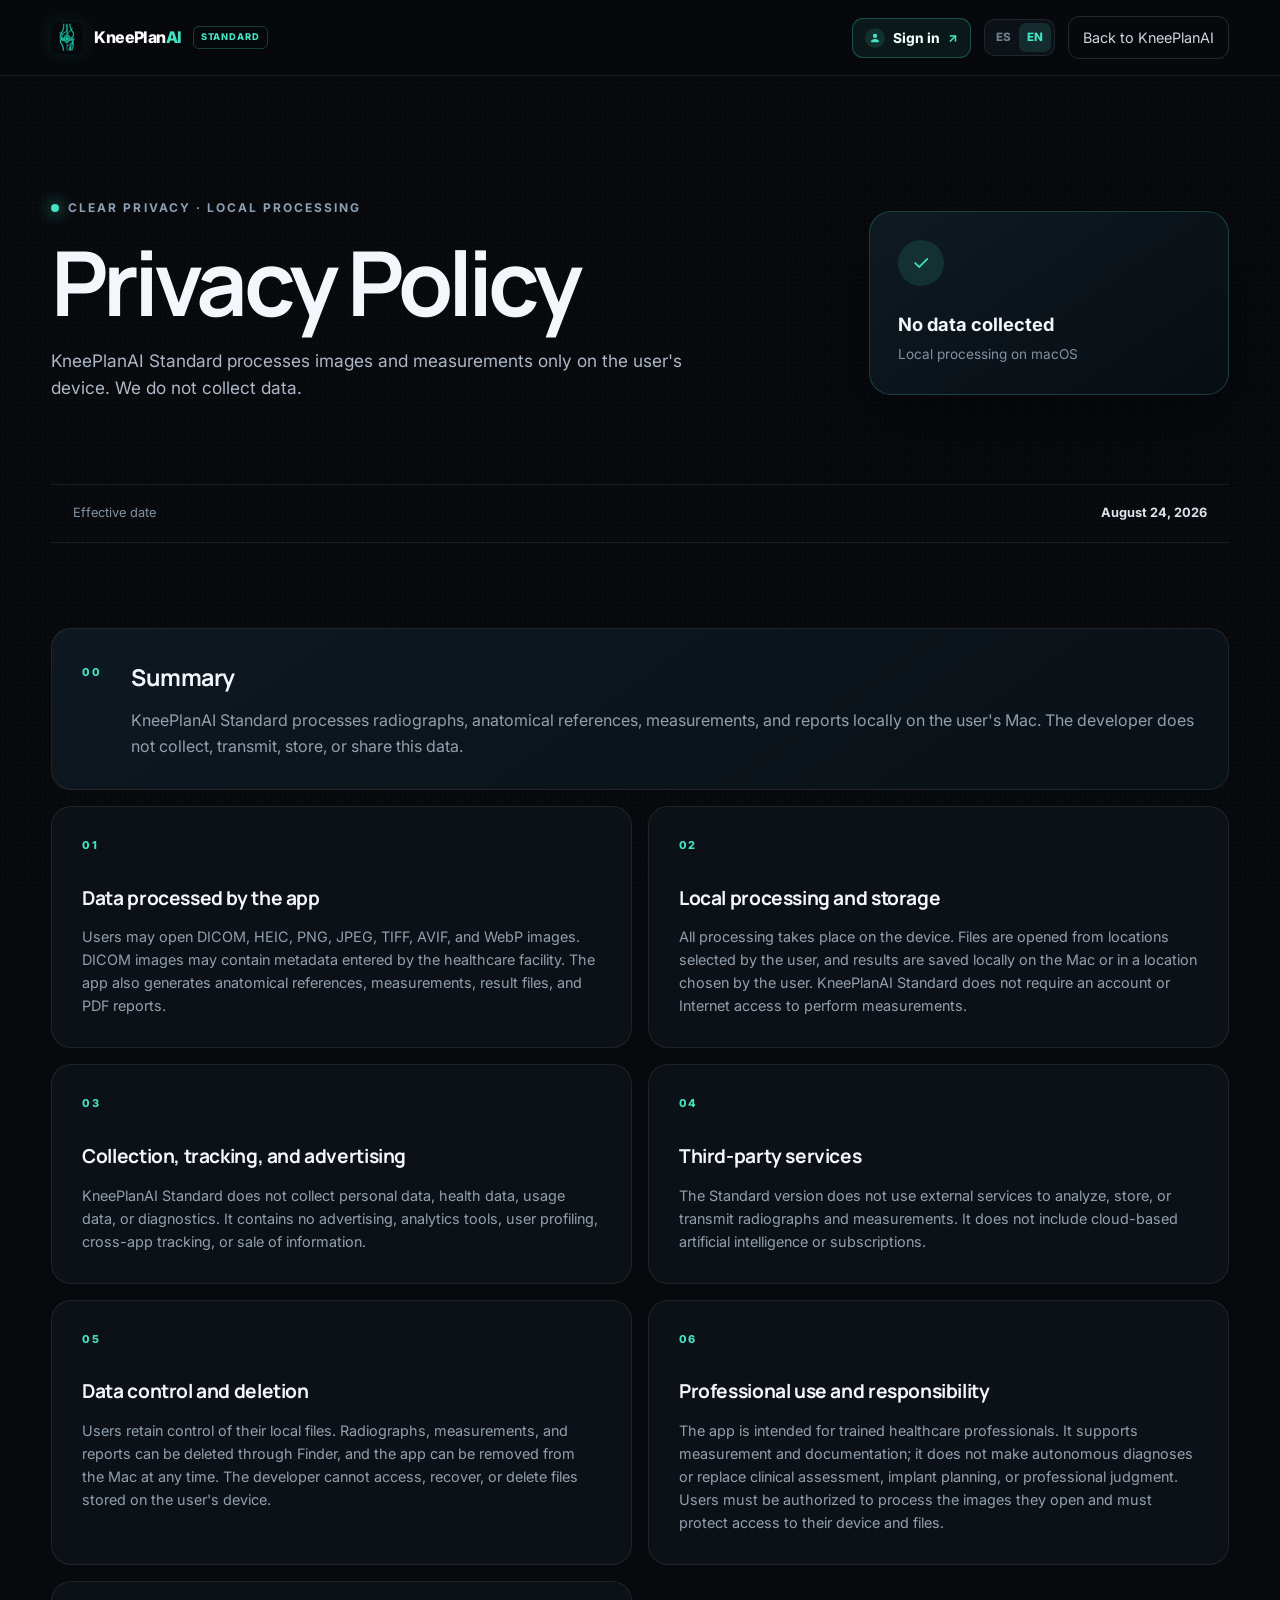
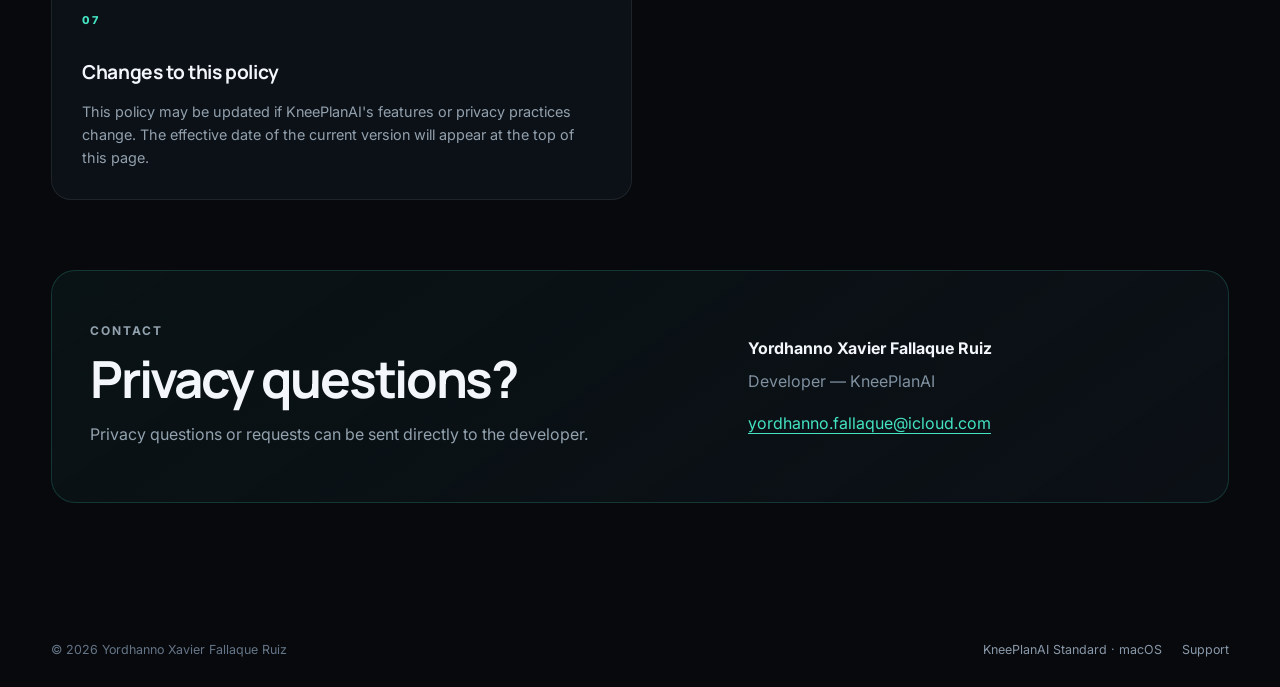
<file: privacy.html>
<!doctype html>
<html lang="es">
<head>
  <meta charset="utf-8" />
  <meta name="viewport" content="width=device-width, initial-scale=1" />
  <meta name="description" content="Política de privacidad de KneePlanAI Standard: procesamiento local y sin recopilación de datos." />
  <meta name="theme-color" content="#07090d" />
  <meta property="og:type" content="website" />
  <meta property="og:site_name" content="KneePlanAI" />
  <meta property="og:title" content="KneePlanAI | Política de privacidad" />
  <meta property="og:description" content="Procesamiento local. No recopilamos datos." />
  <meta property="og:url" content="https://kneeplanai.com/privacy.html" />
  <meta property="og:image" content="https://kneeplanai.com/favicon-512.png" />
  <link rel="canonical" href="https://kneeplanai.com/privacy.html" />
  <link rel="icon" type="image/png" sizes="32x32" href="/favicon-32.png?v=5" />
  <link rel="icon" href="/favicon.ico?v=5" sizes="any" />
  <link rel="apple-touch-icon" sizes="180x180" href="/apple-touch-icon.png?v=5" />
  <title>KneePlanAI | Política de privacidad</title>
  <link rel="preconnect" href="https://fonts.googleapis.com">
  <link rel="preconnect" href="https://fonts.gstatic.com" crossorigin>
  <link href="https://fonts.googleapis.com/css2?family=Inter:wght@400;500;600;700;800&family=Manrope:wght@500;600;700;800&display=swap" rel="stylesheet">
  <link rel="stylesheet" href="styles.css" />
</head>
<body data-page="privacy">
  <div class="noise" aria-hidden="true"></div>

  <header class="site-header privacy-header">
    <a class="brand" href="/" aria-label="KneePlanAI">
      <img class="brand-icon" src="/favicon-32.png?v=5" alt="" width="32" height="32" />
      <span>KneePlan<span class="accent">AI</span></span>
      <span class="standard-badge">STANDARD</span>
    </a>
    <div class="header-actions">
      <div class="language-switch" role="group" aria-label="Idioma / Language">
        <button type="button" data-language="es" aria-pressed="true">ES</button>
        <button type="button" data-language="en" aria-pressed="false">EN</button>
      </div>
      <a class="header-cta privacy-home-link" href="/" data-es="Volver a KneePlanAI" data-en="Back to KneePlanAI">Volver a KneePlanAI</a>
    </div>
  </header>

  <main class="privacy-main">
    <section class="privacy-hero section-shell">
      <div>
        <p class="eyebrow"><span class="status-dot"></span><span data-es="PRIVACIDAD CLARA · PROCESAMIENTO LOCAL" data-en="CLEAR PRIVACY · LOCAL PROCESSING">PRIVACIDAD CLARA · PROCESAMIENTO LOCAL</span></p>
        <h1 data-es="Política de privacidad" data-en="Privacy Policy">Política de privacidad</h1>
        <p data-es="KneePlanAI Standard procesa las imágenes y mediciones únicamente en el dispositivo del usuario. No recopilamos datos." data-en="KneePlanAI Standard processes images and measurements only on the user's device. We do not collect data.">KneePlanAI Standard procesa las imágenes y mediciones únicamente en el dispositivo del usuario. No recopilamos datos.</p>
      </div>
      <aside class="privacy-status-card">
        <div>✓</div>
        <strong data-es="No se recopilan datos" data-en="No data collected">No se recopilan datos</strong>
        <span data-es="Procesamiento local en macOS" data-en="Local processing on macOS">Procesamiento local en macOS</span>
      </aside>
    </section>

    <div class="effective-date section-shell">
      <span data-es="Fecha de entrada en vigor" data-en="Effective date">Fecha de entrada en vigor</span>
      <strong data-es="24 de agosto de 2026" data-en="August 24, 2026">24 de agosto de 2026</strong>
    </div>

    <section class="privacy-content section-shell">
      <article class="policy-card policy-lead">
        <span class="policy-number">00</span>
        <div><h2 data-es="Resumen" data-en="Summary">Resumen</h2><p data-es="KneePlanAI Standard procesa las radiografías, las referencias anatómicas, las mediciones y los informes de forma local en el Mac del usuario. El desarrollador no recopila, transmite, almacena ni comparte esos datos." data-en="KneePlanAI Standard processes radiographs, anatomical references, measurements, and reports locally on the user's Mac. The developer does not collect, transmit, store, or share this data.">KneePlanAI Standard procesa las radiografías, las referencias anatómicas, las mediciones y los informes de forma local en el Mac del usuario. El desarrollador no recopila, transmite, almacena ni comparte esos datos.</p></div>
      </article>

      <div class="policy-grid">
        <article class="policy-card"><span class="policy-number">01</span><h2 data-es="Datos que trata la aplicación" data-en="Data processed by the app">Datos que trata la aplicación</h2><p data-es="El usuario puede abrir imágenes DICOM, HEIC, PNG, JPEG, TIFF, AVIF y WebP. Las imágenes DICOM pueden contener metadatos introducidos por el centro de salud. La aplicación también genera referencias anatómicas, mediciones, archivos de resultados e informes PDF." data-en="Users may open DICOM, HEIC, PNG, JPEG, TIFF, AVIF, and WebP images. DICOM images may contain metadata entered by the healthcare facility. The app also generates anatomical references, measurements, result files, and PDF reports.">El usuario puede abrir imágenes DICOM, HEIC, PNG, JPEG, TIFF, AVIF y WebP. Las imágenes DICOM pueden contener metadatos introducidos por el centro de salud. La aplicación también genera referencias anatómicas, mediciones, archivos de resultados e informes PDF.</p></article>

        <article class="policy-card"><span class="policy-number">02</span><h2 data-es="Procesamiento y almacenamiento local" data-en="Local processing and storage">Procesamiento y almacenamiento local</h2><p data-es="Todo el procesamiento se realiza en el dispositivo. Los archivos se abren desde ubicaciones seleccionadas por el usuario y los resultados se guardan localmente en el Mac o en la ubicación que el usuario elija. KneePlanAI Standard no requiere una cuenta ni acceso a Internet para realizar las mediciones." data-en="All processing takes place on the device. Files are opened from locations selected by the user, and results are saved locally on the Mac or in a location chosen by the user. KneePlanAI Standard does not require an account or Internet access to perform measurements.">Todo el procesamiento se realiza en el dispositivo. Los archivos se abren desde ubicaciones seleccionadas por el usuario y los resultados se guardan localmente en el Mac o en la ubicación que el usuario elija. KneePlanAI Standard no requiere una cuenta ni acceso a Internet para realizar las mediciones.</p></article>

        <article class="policy-card"><span class="policy-number">03</span><h2 data-es="Recopilación, seguimiento y publicidad" data-en="Collection, tracking, and advertising">Recopilación, seguimiento y publicidad</h2><p data-es="KneePlanAI Standard no recopila datos personales, datos de salud, datos de uso ni diagnósticos. No incluye publicidad, herramientas de analítica, perfiles de usuario, seguimiento entre aplicaciones ni venta de información." data-en="KneePlanAI Standard does not collect personal data, health data, usage data, or diagnostics. It contains no advertising, analytics tools, user profiling, cross-app tracking, or sale of information.">KneePlanAI Standard no recopila datos personales, datos de salud, datos de uso ni diagnósticos. No incluye publicidad, herramientas de analítica, perfiles de usuario, seguimiento entre aplicaciones ni venta de información.</p></article>

        <article class="policy-card"><span class="policy-number">04</span><h2 data-es="Servicios de terceros" data-en="Third-party services">Servicios de terceros</h2><p data-es="La versión Standard no utiliza servicios externos para analizar, almacenar o transmitir radiografías y mediciones. Tampoco incluye inteligencia artificial basada en la nube ni suscripciones." data-en="The Standard version does not use external services to analyze, store, or transmit radiographs and measurements. It does not include cloud-based artificial intelligence or subscriptions.">La versión Standard no utiliza servicios externos para analizar, almacenar o transmitir radiografías y mediciones. Tampoco incluye inteligencia artificial basada en la nube ni suscripciones.</p></article>

        <article class="policy-card"><span class="policy-number">05</span><h2 data-es="Control y eliminación de los datos" data-en="Data control and deletion">Control y eliminación de los datos</h2><p data-es="El usuario mantiene el control de los archivos locales. Puede eliminar las radiografías, mediciones e informes desde Finder y puede retirar la aplicación del Mac en cualquier momento. El desarrollador no puede acceder, recuperar ni eliminar archivos almacenados en el dispositivo del usuario." data-en="Users retain control of their local files. Radiographs, measurements, and reports can be deleted through Finder, and the app can be removed from the Mac at any time. The developer cannot access, recover, or delete files stored on the user's device.">El usuario mantiene el control de los archivos locales. Puede eliminar las radiografías, mediciones e informes desde Finder y puede retirar la aplicación del Mac en cualquier momento. El desarrollador no puede acceder, recuperar ni eliminar archivos almacenados en el dispositivo del usuario.</p></article>

        <article class="policy-card"><span class="policy-number">06</span><h2 data-es="Uso profesional y responsabilidad" data-en="Professional use and responsibility">Uso profesional y responsabilidad</h2><p data-es="La aplicación está dirigida a profesionales de la salud capacitados. Es una herramienta de apoyo para medición y documentación; no realiza diagnósticos autónomos ni sustituye la valoración clínica, la planificación del implante o el juicio profesional. El usuario debe disponer de autorización para tratar las imágenes que abra y proteger el acceso a su dispositivo y a sus archivos." data-en="The app is intended for trained healthcare professionals. It supports measurement and documentation; it does not make autonomous diagnoses or replace clinical assessment, implant planning, or professional judgment. Users must be authorized to process the images they open and must protect access to their device and files.">La aplicación está dirigida a profesionales de la salud capacitados. Es una herramienta de apoyo para medición y documentación; no realiza diagnósticos autónomos ni sustituye la valoración clínica, la planificación del implante o el juicio profesional. El usuario debe disponer de autorización para tratar las imágenes que abra y proteger el acceso a su dispositivo y a sus archivos.</p></article>

        <article class="policy-card"><span class="policy-number">07</span><h2 data-es="Cambios en esta política" data-en="Changes to this policy">Cambios en esta política</h2><p data-es="Esta política podrá actualizarse si cambian las funciones o las prácticas de privacidad de KneePlanAI. La fecha de la versión vigente aparecerá al inicio de esta página." data-en="This policy may be updated if KneePlanAI's features or privacy practices change. The effective date of the current version will appear at the top of this page.">Esta política podrá actualizarse si cambian las funciones o las prácticas de privacidad de KneePlanAI. La fecha de la versión vigente aparecerá al inicio de esta página.</p></article>
      </div>

      <section class="privacy-contact">
        <div><p class="kicker" data-es="CONTACTO" data-en="CONTACT">CONTACTO</p><h2 data-es="¿Preguntas sobre privacidad?" data-en="Privacy questions?">¿Preguntas sobre privacidad?</h2><p data-es="Las consultas o solicitudes relacionadas con la privacidad pueden enviarse directamente al desarrollador." data-en="Privacy questions or requests can be sent directly to the developer.">Las consultas o solicitudes relacionadas con la privacidad pueden enviarse directamente al desarrollador.</p></div>
        <div class="privacy-contact-details"><strong>Yordhanno Xavier Fallaque Ruiz</strong><span data-es="Desarrollador — KneePlanAI" data-en="Developer — KneePlanAI">Desarrollador — KneePlanAI</span><a href="mailto:yordhanno.fallaque@icloud.com">yordhanno.fallaque@icloud.com</a></div>
      </section>
    </section>
  </main>

  <footer class="footer section-shell">
    <span>© <span id="year">2026</span> Yordhanno Xavier Fallaque Ruiz</span>
    <div class="footer-links"><a href="/" data-es="KneePlanAI Standard · macOS" data-en="KneePlanAI Standard · macOS">KneePlanAI Standard · macOS</a><a href="mailto:yordhanno.fallaque@icloud.com" data-es="Soporte" data-en="Support">Soporte</a></div>
  </footer>

  <script src="script.js"></script>
</body>
</html>
</file>
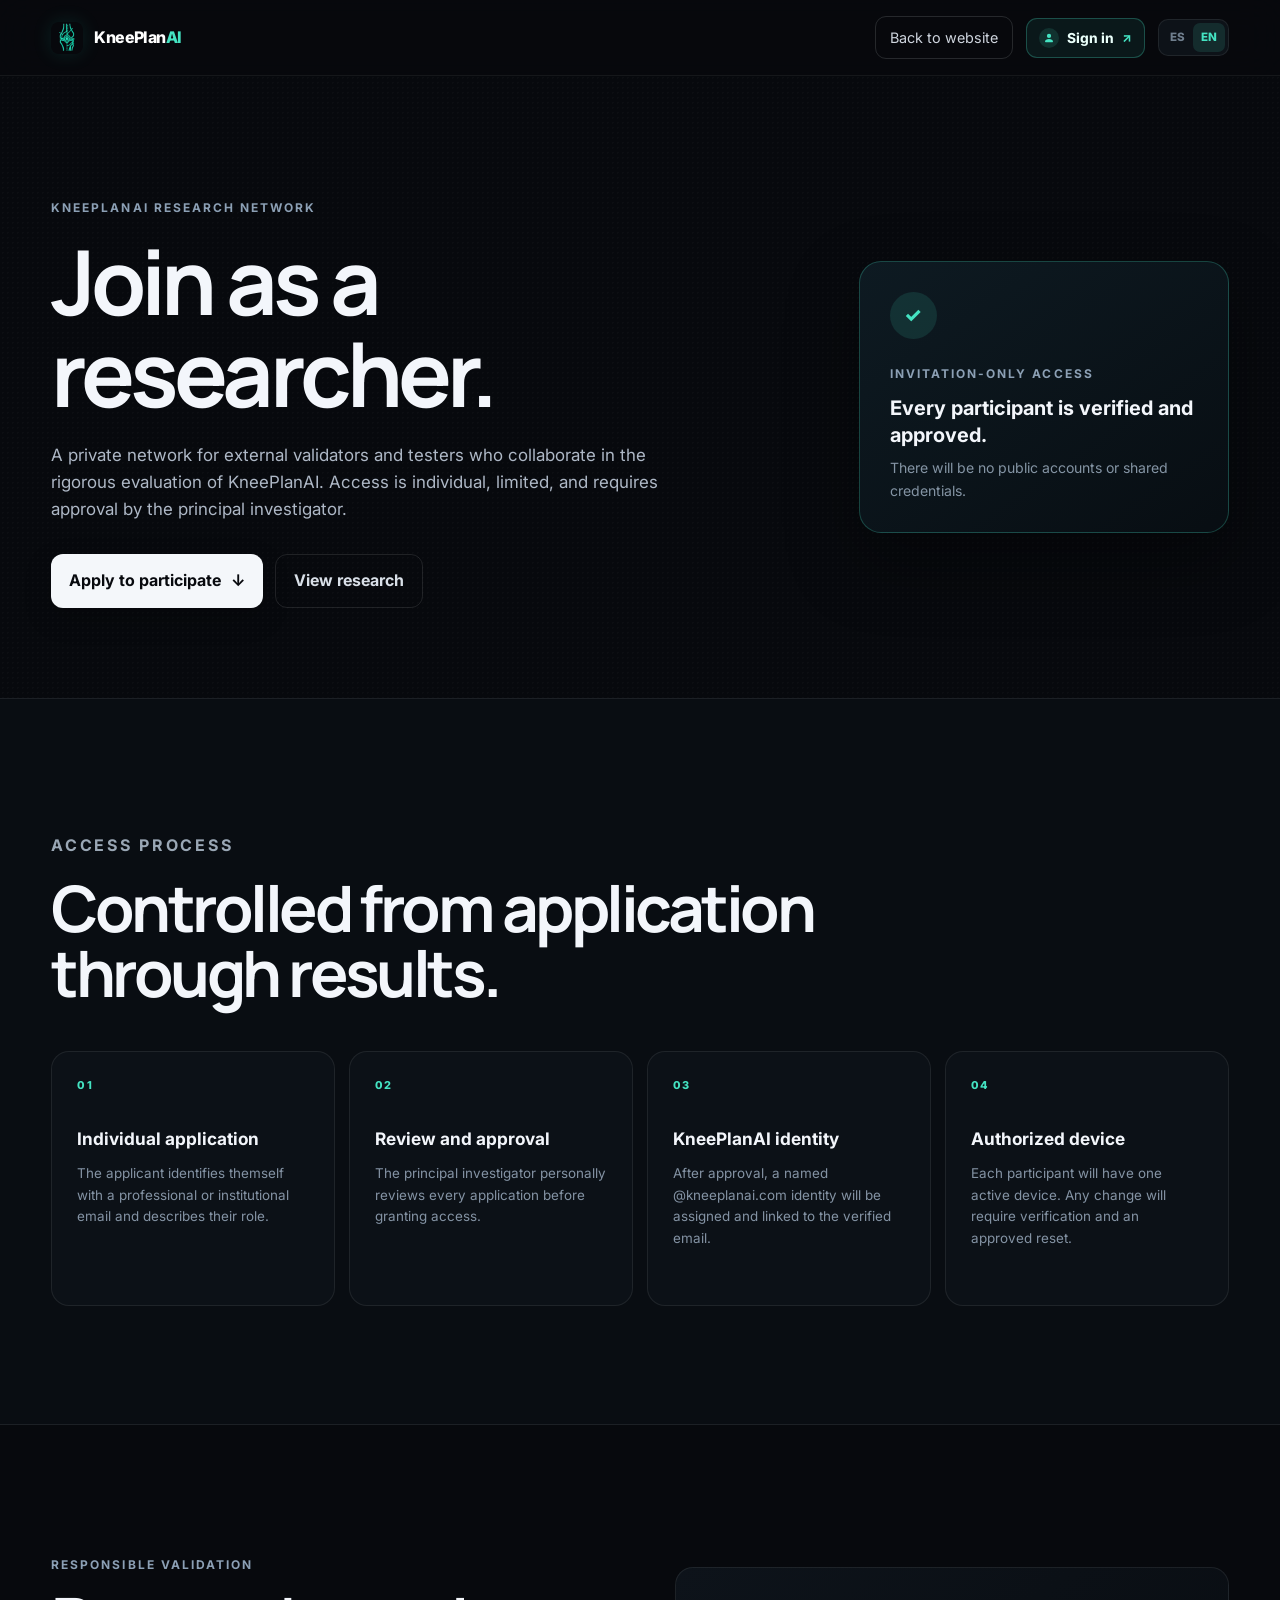
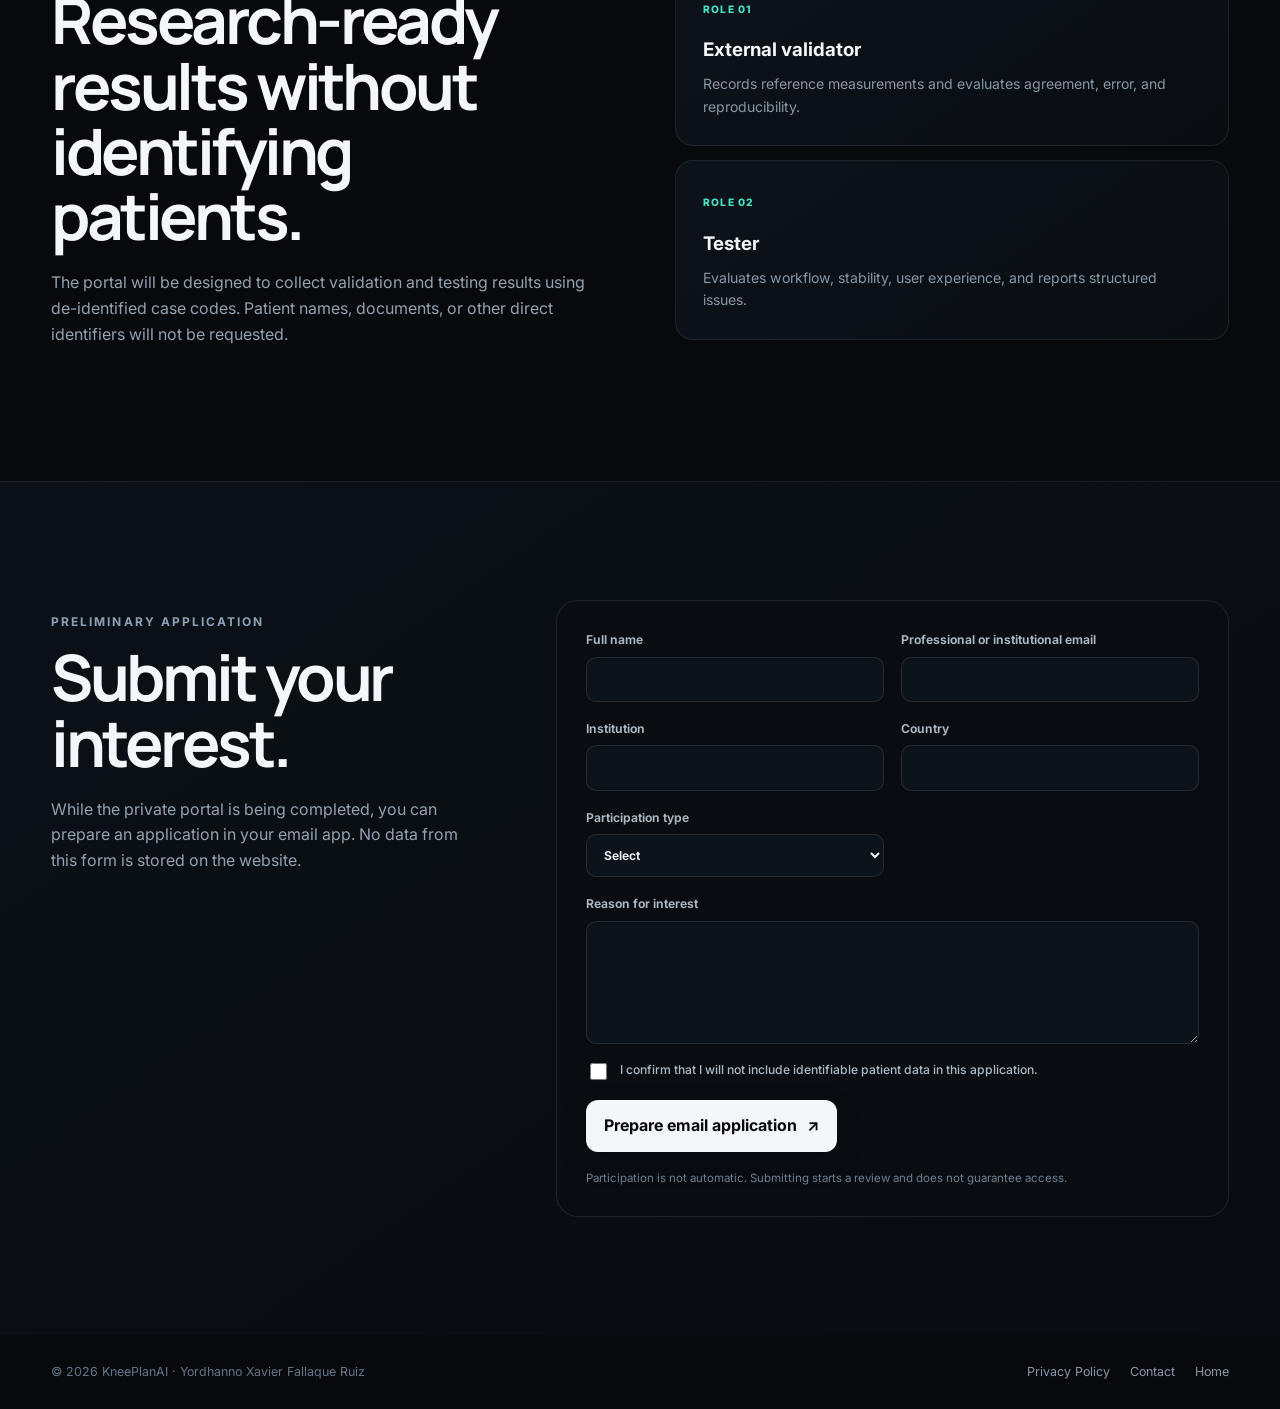
<file: researchers.html>
<!doctype html>
<html lang="es">
<head>
  <meta charset="utf-8" />
  <meta name="viewport" content="width=device-width, initial-scale=1" />
  <meta name="description" content="Solicita participar en la red privada de investigación y validación de KneePlanAI." />
  <meta name="theme-color" content="#07090d" />
  <title>KneePlanAI | Únete como investigador</title>
  <link rel="icon" href="/favicon.ico?v=4" sizes="any" />
  <link rel="icon" type="image/png" sizes="32x32" href="/favicon-32.png?v=4" />
  <link rel="apple-touch-icon" sizes="180x180" href="/apple-touch-icon.png?v=4" />
  <link rel="preconnect" href="https://fonts.googleapis.com">
  <link rel="preconnect" href="https://fonts.gstatic.com" crossorigin>
  <link href="https://fonts.googleapis.com/css2?family=Inter:wght@400;500;600;700;800&family=Manrope:wght@500;600;700&display=swap" rel="stylesheet">
  <link rel="stylesheet" href="styles.css" />
</head>
<body data-page="researchers">
  <div class="noise"></div>

  <header class="site-header privacy-header">
    <a class="brand" href="/" aria-label="KneePlanAI home">
      <img class="brand-icon" src="/favicon-192.png?v=5" alt="" width="192" height="192" />
      <span>KneePlan<span class="accent">AI</span></span>
    </a>
    <div class="header-actions">
      <a class="header-cta privacy-home-link" href="/#access" data-es="Volver a la web" data-en="Back to website">Volver a la web</a>
      <div class="language-switch" role="group" aria-label="Language selector">
        <button type="button" data-language="es" aria-pressed="true">ES</button>
        <button type="button" data-language="en" aria-pressed="false">EN</button>
      </div>
    </div>
  </header>

  <main class="researcher-main">
    <section class="researcher-hero section-shell">
      <div class="reveal">
        <p class="kicker">KNEEPLANAI RESEARCH NETWORK</p>
        <h1 data-es="Únete como investigador." data-en="Join as a researcher.">Únete como investigador.</h1>
        <p data-es="Una red privada para validadores externos y testers que colaboren en la evaluación rigurosa de KneePlanAI. El acceso es individual, limitado y requiere aprobación del investigador principal." data-en="A private network for external validators and testers who collaborate in the rigorous evaluation of KneePlanAI. Access is individual, limited, and requires approval by the principal investigator.">Una red privada para validadores externos y testers que colaboren en la evaluación rigurosa de KneePlanAI. El acceso es individual, limitado y requiere aprobación del investigador principal.</p>
        <div class="researcher-hero-actions">
          <a class="button button-primary" href="#application"><span data-es="Solicitar participación" data-en="Apply to participate">Solicitar participación</span><span>↓</span></a>
          <a class="button button-ghost" href="/#research" data-es="Ver investigación" data-en="View research">Ver investigación</a>
        </div>
      </div>
      <aside class="researcher-access-card reveal">
        <span class="researcher-access-icon">✓</span>
        <p class="kicker" data-es="ACCESO POR INVITACIÓN" data-en="INVITATION-ONLY ACCESS">ACCESO POR INVITACIÓN</p>
        <strong data-es="Cada participante es verificado y aprobado." data-en="Every participant is verified and approved.">Cada participante es verificado y aprobado.</strong>
        <p data-es="No habrá cuentas públicas ni credenciales compartidas." data-en="There will be no public accounts or shared credentials.">No habrá cuentas públicas ni credenciales compartidas.</p>
      </aside>
    </section>

    <section class="researcher-process section-block">
      <div class="section-shell">
        <div class="section-heading compact reveal">
          <p class="kicker" data-es="PROCESO DE ACCESO" data-en="ACCESS PROCESS">PROCESO DE ACCESO</p>
          <h2 data-es="Controlado desde la solicitud hasta los resultados." data-en="Controlled from application through results.">Controlado desde la solicitud hasta los resultados.</h2>
        </div>
        <div class="researcher-step-grid">
          <article class="researcher-step reveal"><span>01</span><h3 data-es="Solicitud individual" data-en="Individual application">Solicitud individual</h3><p data-es="El candidato se identifica con su correo profesional o institucional y describe su función." data-en="The applicant identifies themself with a professional or institutional email and describes their role.">El candidato se identifica con su correo profesional o institucional y describe su función.</p></article>
          <article class="researcher-step reveal"><span>02</span><h3 data-es="Revisión y aprobación" data-en="Review and approval">Revisión y aprobación</h3><p data-es="El investigador principal revisa personalmente cada solicitud antes de habilitar el acceso." data-en="The principal investigator personally reviews every application before granting access.">El investigador principal revisa personalmente cada solicitud antes de habilitar el acceso.</p></article>
          <article class="researcher-step reveal"><span>03</span><h3 data-es="Identidad KneePlanAI" data-en="KneePlanAI identity">Identidad KneePlanAI</h3><p data-es="Tras la aprobación se asignará una identidad nominal @kneeplanai.com vinculada al correo verificado." data-en="After approval, a named @kneeplanai.com identity will be assigned and linked to the verified email.">Tras la aprobación se asignará una identidad nominal @kneeplanai.com vinculada al correo verificado.</p></article>
          <article class="researcher-step reveal"><span>04</span><h3 data-es="Dispositivo autorizado" data-en="Authorized device">Dispositivo autorizado</h3><p data-es="Cada participante tendrá un dispositivo activo. Cualquier cambio requerirá verificación y restablecimiento aprobado." data-en="Each participant will have one active device. Any change will require verification and an approved reset.">Cada participante tendrá un dispositivo activo. Cualquier cambio requerirá verificación y restablecimiento aprobado.</p></article>
        </div>
      </div>
    </section>

    <section class="section-block section-shell researcher-data-section">
      <div class="researcher-data-copy reveal">
        <p class="kicker" data-es="VALIDACIÓN RESPONSABLE" data-en="RESPONSIBLE VALIDATION">VALIDACIÓN RESPONSABLE</p>
        <h2 data-es="Resultados útiles para investigación, sin identificar pacientes." data-en="Research-ready results without identifying patients.">Resultados útiles para investigación, sin identificar pacientes.</h2>
        <p data-es="El portal se diseñará para reunir resultados de validación y pruebas mediante códigos de caso desidentificados. No se solicitarán nombres, documentos ni otros identificadores directos de pacientes." data-en="The portal will be designed to collect validation and testing results using de-identified case codes. Patient names, documents, or other direct identifiers will not be requested.">El portal se diseñará para reunir resultados de validación y pruebas mediante códigos de caso desidentificados. No se solicitarán nombres, documentos ni otros identificadores directos de pacientes.</p>
      </div>
      <div class="researcher-role-grid">
        <article class="researcher-role reveal"><span data-es="ROL 01" data-en="ROLE 01">ROL 01</span><h3 data-es="Validador externo" data-en="External validator">Validador externo</h3><p data-es="Registra mediciones de referencia y evalúa concordancia, error y reproducibilidad." data-en="Records reference measurements and evaluates agreement, error, and reproducibility.">Registra mediciones de referencia y evalúa concordancia, error y reproducibilidad.</p></article>
        <article class="researcher-role reveal"><span data-es="ROL 02" data-en="ROLE 02">ROL 02</span><h3>Tester</h3><p data-es="Evalúa el flujo, la estabilidad, la experiencia de uso y comunica incidencias estructuradas." data-en="Evaluates workflow, stability, user experience, and reports structured issues.">Evalúa el flujo, la estabilidad, la experiencia de uso y comunica incidencias estructuradas.</p></article>
      </div>
    </section>

    <section id="application" class="section-block researcher-application-section">
      <div class="section-shell researcher-application-grid">
        <div class="reveal">
          <p class="kicker" data-es="SOLICITUD PRELIMINAR" data-en="PRELIMINARY APPLICATION">SOLICITUD PRELIMINAR</p>
          <h2 data-es="Presenta tu interés." data-en="Submit your interest.">Presenta tu interés.</h2>
          <p data-es="Mientras se termina el portal privado, puedes preparar una solicitud desde tu aplicación de correo. Ningún dato de este formulario se almacena en la web." data-en="While the private portal is being completed, you can prepare an application in your email app. No data from this form is stored on the website.">Mientras se termina el portal privado, puedes preparar una solicitud desde tu aplicación de correo. Ningún dato de este formulario se almacena en la web.</p>
        </div>
        <form class="researcher-form reveal" id="researcher-form">
          <label><span data-es="Nombre completo" data-en="Full name">Nombre completo</span><input name="name" type="text" autocomplete="name" required /></label>
          <label><span data-es="Correo profesional o institucional" data-en="Professional or institutional email">Correo profesional o institucional</span><input name="email" type="email" autocomplete="email" required /></label>
          <label><span data-es="Institución" data-en="Institution">Institución</span><input name="institution" type="text" autocomplete="organization" required /></label>
          <label><span data-es="País" data-en="Country">País</span><input name="country" type="text" autocomplete="country-name" required /></label>
          <label><span data-es="Tipo de participación" data-en="Participation type">Tipo de participación</span><select name="role" required><option value="" data-es="Seleccionar" data-en="Select">Seleccionar</option><option value="Validador externo / External validator" data-es="Validador externo" data-en="External validator">Validador externo</option><option value="Tester">Tester</option></select></label>
          <label class="form-wide"><span data-es="Motivo de interés" data-en="Reason for interest">Motivo de interés</span><textarea name="motivation" rows="5" required></textarea></label>
          <label class="form-consent form-wide"><input name="consent" type="checkbox" required /><span data-es="Confirmo que no incluiré datos identificables de pacientes en esta solicitud." data-en="I confirm that I will not include identifiable patient data in this application.">Confirmo que no incluiré datos identificables de pacientes en esta solicitud.</span></label>
          <button class="button button-primary form-wide" type="submit"><span data-es="Preparar solicitud por correo" data-en="Prepare email application">Preparar solicitud por correo</span><span>↗</span></button>
          <p class="researcher-form-note form-wide" data-es="La participación no es automática. El envío inicia una revisión y no garantiza el acceso." data-en="Participation is not automatic. Submitting starts a review and does not guarantee access.">La participación no es automática. El envío inicia una revisión y no garantiza el acceso.</p>
        </form>
      </div>
    </section>
  </main>

  <footer class="footer section-shell">
    <span>© <span id="year">2026</span> KneePlanAI · Yordhanno Xavier Fallaque Ruiz</span>
    <div class="footer-links">
      <a href="/privacy.html" data-es="Política de privacidad" data-en="Privacy Policy">Política de privacidad</a>
      <a href="mailto:yordhanno.fallaque@icloud.com" data-es="Contacto" data-en="Contact">Contacto</a>
      <a href="/" data-es="Página principal" data-en="Home">Página principal</a>
    </div>
  </footer>

  <script src="script.js"></script>
  <script src="researchers.js"></script>
</body>
</html>
</file>
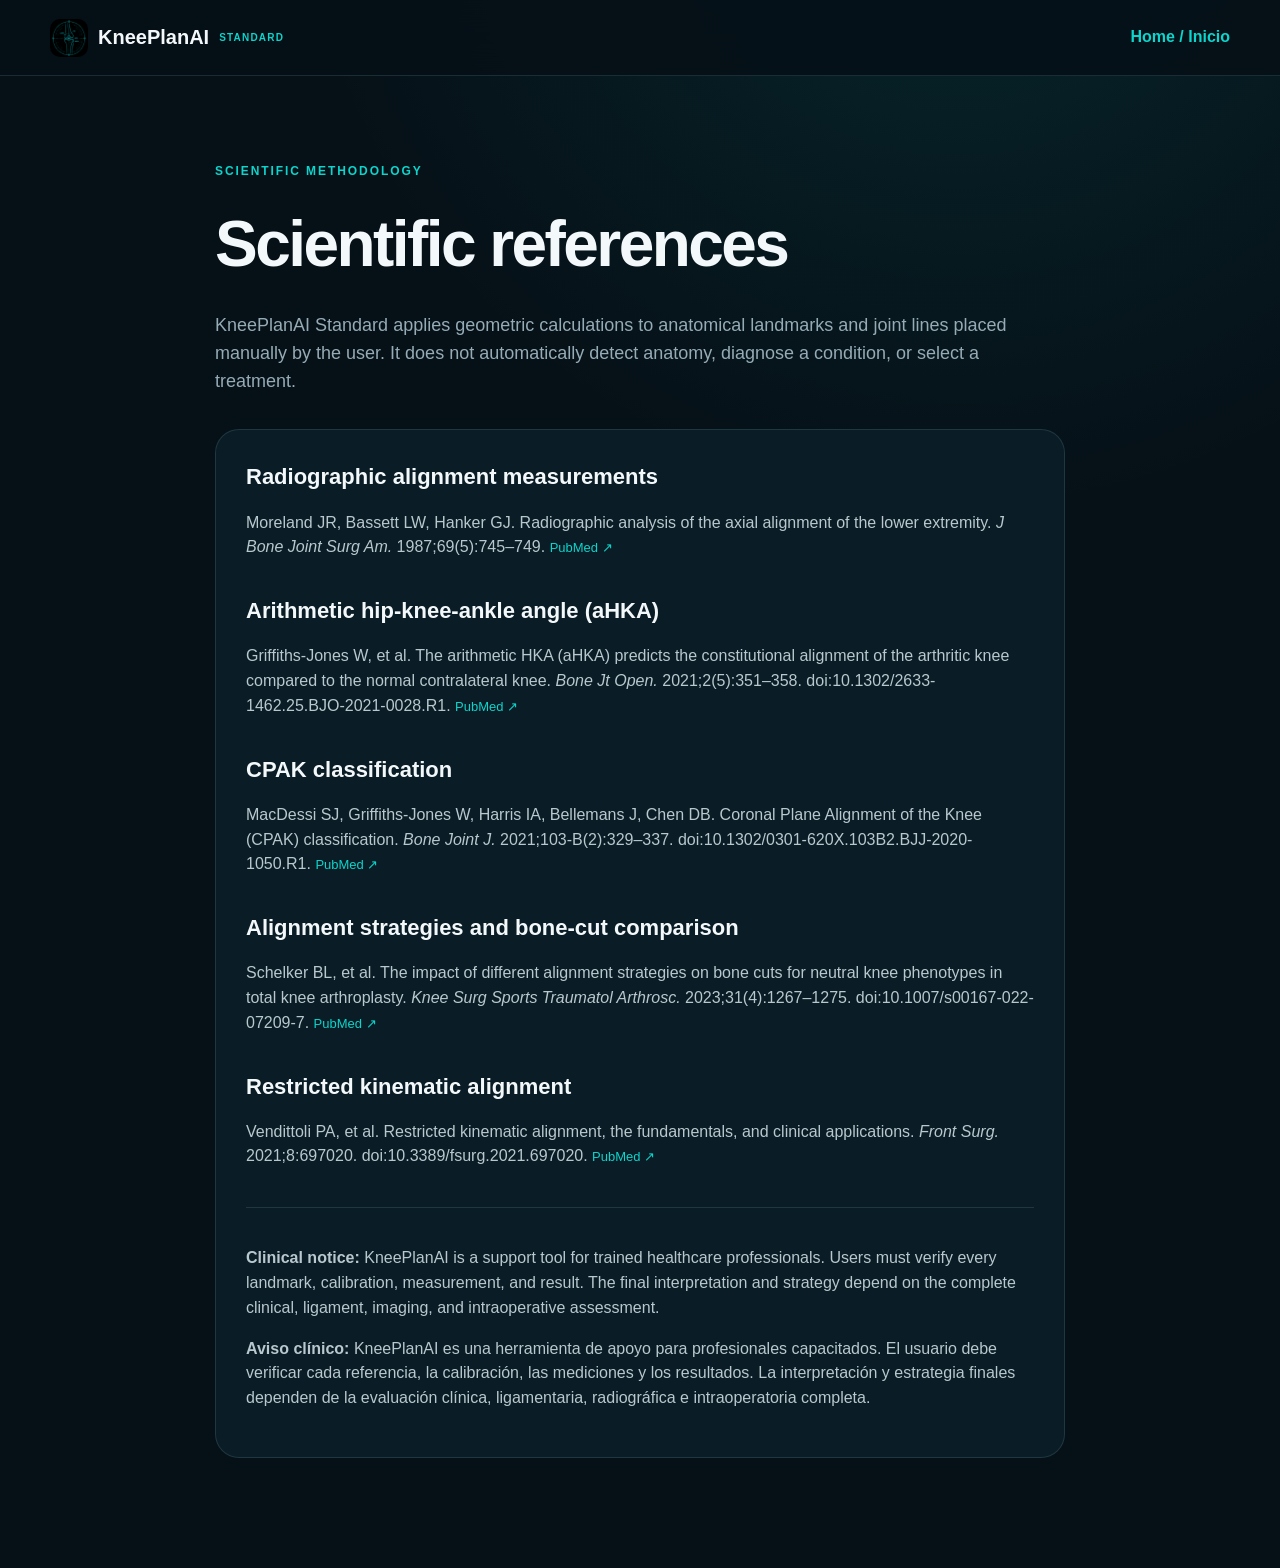
<file: scientific-references.html>
<!doctype html>
<html lang="en">
<head>
  <meta charset="utf-8" />
  <meta name="viewport" content="width=device-width, initial-scale=1" />
  <meta name="theme-color" content="#07131a" />
  <title>Scientific References — KneePlanAI</title>
  <link rel="icon" href="assets/kneeplanai-icon.png" />
  <link rel="stylesheet" href="app-review.css" />
</head>
<body class="legal-page">
  <header class="site-header">
    <a class="brand" href="index.html"><img src="assets/kneeplanai-icon.png" alt="KneePlanAI" /><span>KneePlanAI</span><small>STANDARD</small></a>
    <a class="back-link" href="index.html">Home / Inicio</a>
  </header>
  <main class="legal-wrap">
    <div class="eyebrow">Scientific methodology</div>
    <h1>Scientific references</h1>
    <p class="lead">KneePlanAI Standard applies geometric calculations to anatomical landmarks and joint lines placed manually by the user. It does not automatically detect anatomy, diagnose a condition, or select a treatment.</p>

    <section class="legal-card references-list">
      <h2>Radiographic alignment measurements</h2>
      <p>Moreland JR, Bassett LW, Hanker GJ. Radiographic analysis of the axial alignment of the lower extremity. <em>J Bone Joint Surg Am.</em> 1987;69(5):745–749. <a class="text-link" href="https://pubmed.ncbi.nlm.nih.gov/3597474/" target="_blank" rel="noopener noreferrer">PubMed ↗</a></p>

      <h2>Arithmetic hip-knee-ankle angle (aHKA)</h2>
      <p>Griffiths-Jones W, et al. The arithmetic HKA (aHKA) predicts the constitutional alignment of the arthritic knee compared to the normal contralateral knee. <em>Bone Jt Open.</em> 2021;2(5):351–358. doi:10.1302/2633-1462.25.BJO-2021-0028.R1. <a class="text-link" href="https://pubmed.ncbi.nlm.nih.gov/34042492/" target="_blank" rel="noopener noreferrer">PubMed ↗</a></p>

      <h2>CPAK classification</h2>
      <p>MacDessi SJ, Griffiths-Jones W, Harris IA, Bellemans J, Chen DB. Coronal Plane Alignment of the Knee (CPAK) classification. <em>Bone Joint J.</em> 2021;103-B(2):329–337. doi:10.1302/0301-620X.103B2.BJJ-2020-1050.R1. <a class="text-link" href="https://pubmed.ncbi.nlm.nih.gov/33517740/" target="_blank" rel="noopener noreferrer">PubMed ↗</a></p>

      <h2>Alignment strategies and bone-cut comparison</h2>
      <p>Schelker BL, et al. The impact of different alignment strategies on bone cuts for neutral knee phenotypes in total knee arthroplasty. <em>Knee Surg Sports Traumatol Arthrosc.</em> 2023;31(4):1267–1275. doi:10.1007/s00167-022-07209-7. <a class="text-link" href="https://pubmed.ncbi.nlm.nih.gov/36326877/" target="_blank" rel="noopener noreferrer">PubMed ↗</a></p>

      <h2>Restricted kinematic alignment</h2>
      <p>Vendittoli PA, et al. Restricted kinematic alignment, the fundamentals, and clinical applications. <em>Front Surg.</em> 2021;8:697020. doi:10.3389/fsurg.2021.697020. <a class="text-link" href="https://pubmed.ncbi.nlm.nih.gov/34355018/" target="_blank" rel="noopener noreferrer">PubMed ↗</a></p>

      <hr class="card-divider" />
      <p><strong>Clinical notice:</strong> KneePlanAI is a support tool for trained healthcare professionals. Users must verify every landmark, calibration, measurement, and result. The final interpretation and strategy depend on the complete clinical, ligament, imaging, and intraoperative assessment.</p>
      <p><strong>Aviso clínico:</strong> KneePlanAI es una herramienta de apoyo para profesionales capacitados. El usuario debe verificar cada referencia, la calibración, las mediciones y los resultados. La interpretación y estrategia finales dependen de la evaluación clínica, ligamentaria, radiográfica e intraoperatoria completa.</p>
    </section>
  </main>
</body>
</html>
</file>
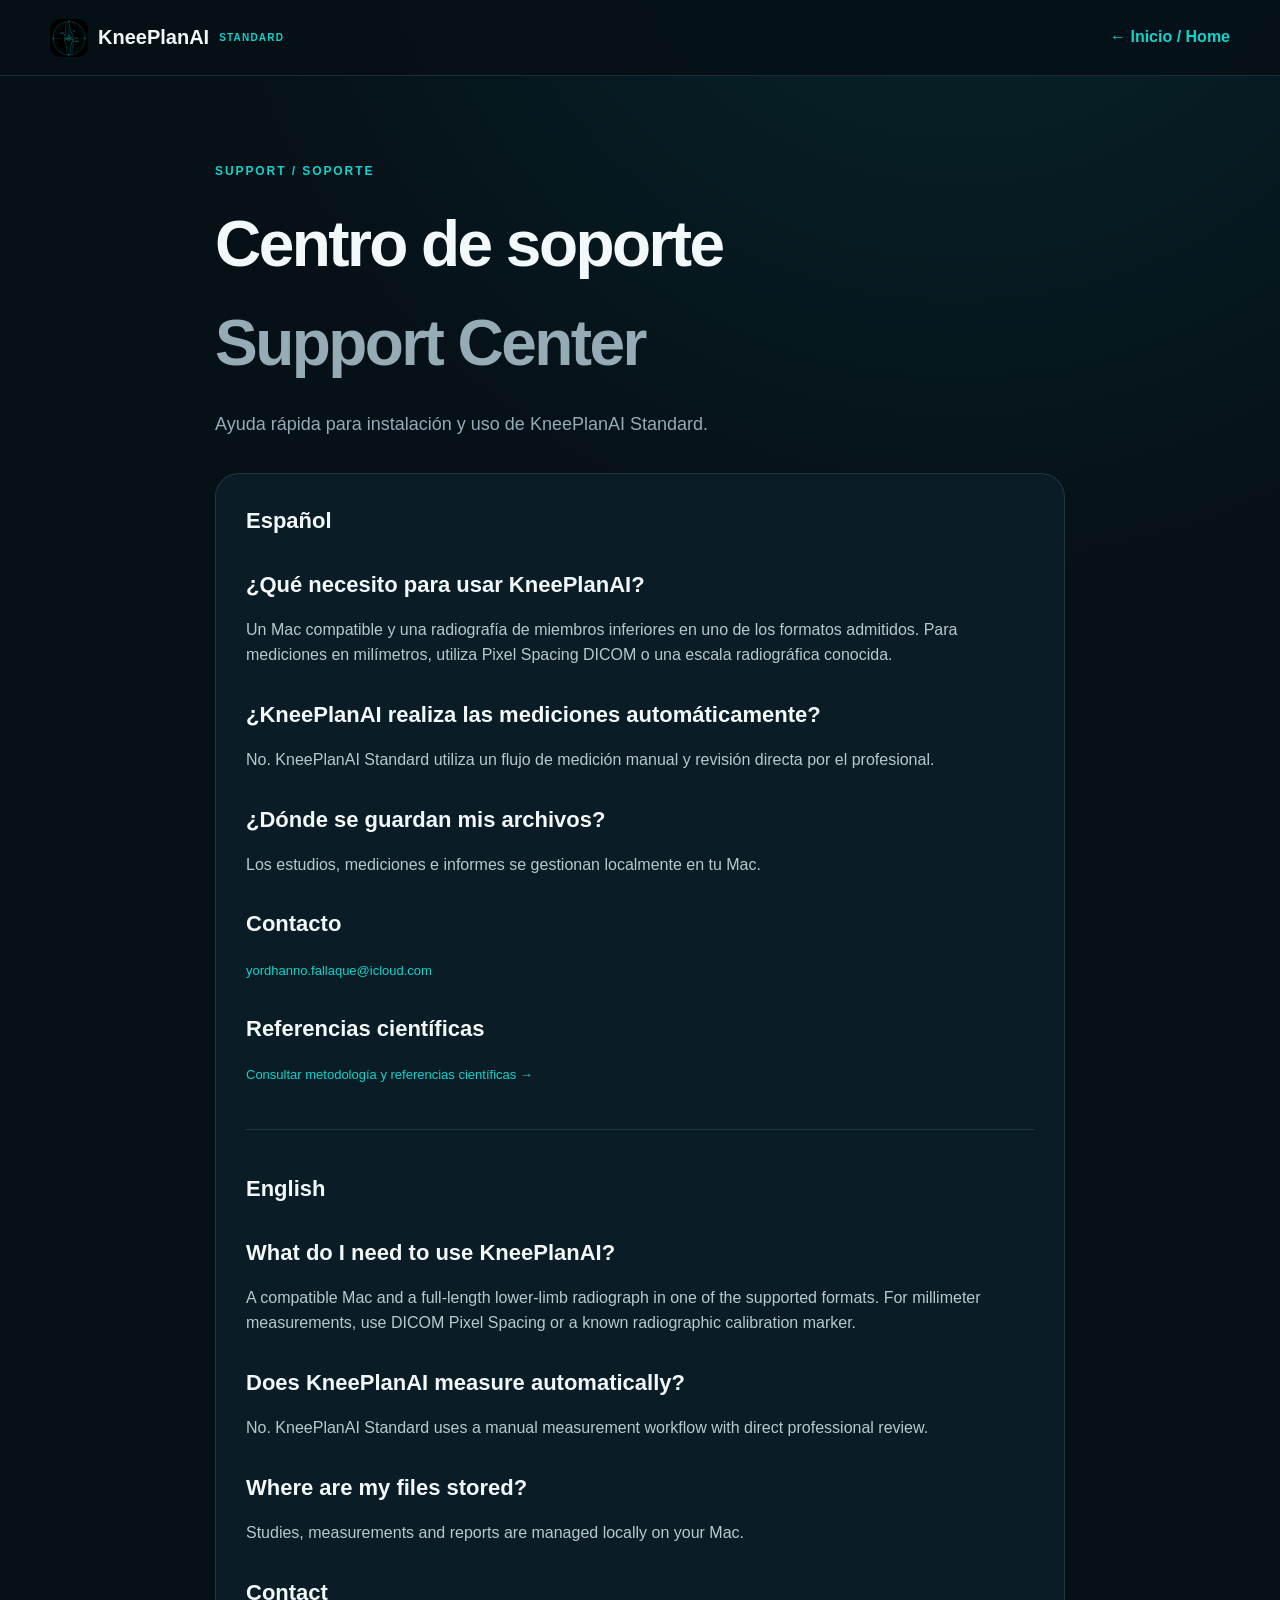
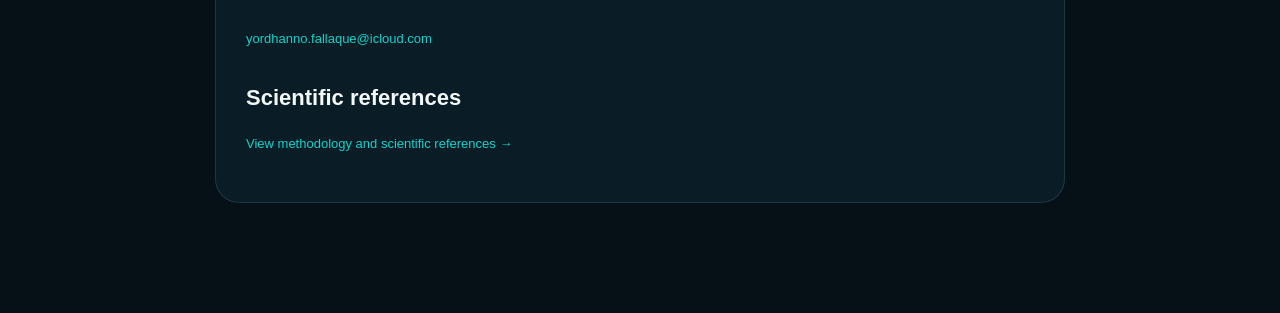
<file: support.html>
<!doctype html>
<html lang="es">
<head>
  <meta charset="utf-8" />
  <meta name="viewport" content="width=device-width, initial-scale=1" />
  <meta name="theme-color" content="#07131a" />
  <title>Support — KneePlanAI</title>
  <link rel="icon" href="assets/kneeplanai-icon.png" />
  <link rel="stylesheet" href="app-review.css" />
</head>
<body class="legal-page">
  <header class="site-header">
    <a class="brand" href="index.html"><img src="assets/kneeplanai-icon.png" alt="KneePlanAI" /><span>KneePlanAI</span><small>STANDARD</small></a>
    <a class="back-link" href="index.html">← Inicio / Home</a>
  </header>
  <main class="legal-wrap">
    <div class="eyebrow">Support / Soporte</div>
    <h1>Centro de soporte<br><span style="color:var(--muted)">Support Center</span></h1>
    <p class="lead">Ayuda rápida para instalación y uso de KneePlanAI Standard.</p>

    <section class="legal-card">
      <h2>Español</h2>
      <h2>¿Qué necesito para usar KneePlanAI?</h2>
      <p>Un Mac compatible y una radiografía de miembros inferiores en uno de los formatos admitidos. Para mediciones en milímetros, utiliza Pixel Spacing DICOM o una escala radiográfica conocida.</p>
      <h2>¿KneePlanAI realiza las mediciones automáticamente?</h2>
      <p>No. KneePlanAI Standard utiliza un flujo de medición manual y revisión directa por el profesional.</p>
      <h2>¿Dónde se guardan mis archivos?</h2>
      <p>Los estudios, mediciones e informes se gestionan localmente en tu Mac.</p>
      <h2>Contacto</h2>
      <p><a class="text-link" href="mailto:yordhanno.fallaque@icloud.com">yordhanno.fallaque@icloud.com</a></p>
      <h2>Referencias científicas</h2>
      <p><a class="text-link" href="scientific-references.html">Consultar metodología y referencias científicas →</a></p>

      <hr style="border:0;border-top:1px solid var(--line);margin:42px 0" />

      <h2>English</h2>
      <h2>What do I need to use KneePlanAI?</h2>
      <p>A compatible Mac and a full-length lower-limb radiograph in one of the supported formats. For millimeter measurements, use DICOM Pixel Spacing or a known radiographic calibration marker.</p>
      <h2>Does KneePlanAI measure automatically?</h2>
      <p>No. KneePlanAI Standard uses a manual measurement workflow with direct professional review.</p>
      <h2>Where are my files stored?</h2>
      <p>Studies, measurements and reports are managed locally on your Mac.</p>
      <h2>Contact</h2>
      <p><a class="text-link" href="mailto:yordhanno.fallaque@icloud.com">yordhanno.fallaque@icloud.com</a></p>
      <h2>Scientific references</h2>
      <p><a class="text-link" href="scientific-references.html">View methodology and scientific references →</a></p>
    </section>
  </main>
</body>
</html>
</file>
<file: styles.css>
:root{--bg:#07090d;--surface:#0c1117;--surface-2:#101720;--text:#f3f6fb;--muted:#9aa7b5;--dim:#667586;--accent:#44e3c2;--blue:#8ea3b9;--line:rgba(255,255,255,.08);--shell:min(1180px,92vw)}
*{box-sizing:border-box}
html{scroll-behavior:smooth;scroll-padding-top:88px}
body{margin:0;background:var(--bg);color:var(--text);font-family:Inter,system-ui,-apple-system,BlinkMacSystemFont,"Segoe UI",sans-serif;line-height:1.6;overflow-x:hidden}
button,a{font:inherit}
a{color:inherit}
.noise{position:fixed;inset:0;pointer-events:none;z-index:-1;opacity:.025;background-image:radial-gradient(#fff 1px,transparent 1px);background-size:5px 5px}
.section-shell{width:var(--shell);margin-inline:auto}
.accent{color:var(--accent)}

.site-header{position:sticky;top:0;z-index:30;display:flex;align-items:center;justify-content:space-between;gap:28px;padding:16px 4vw;background:rgba(7,9,13,.86);backdrop-filter:blur(18px);border-bottom:1px solid rgba(255,255,255,.06)}
.brand{display:inline-flex;align-items:center;gap:11px;color:#fff;text-decoration:none;font-weight:800;letter-spacing:-.035em;white-space:nowrap}
.brand-icon{display:block;width:32px;height:32px;border-radius:8px;box-shadow:0 0 20px rgba(68,227,194,.12)}
.nav{display:flex;align-items:center;gap:25px;margin-left:auto}
.nav a,.header-cta{color:#cfd5de;text-decoration:none;font-size:.9rem;transition:.2s ease}
.nav a:hover,.footer a:hover{color:var(--accent)}
.header-actions{display:flex;align-items:center;gap:13px}
.header-cta{padding:9px 14px;border:1px solid rgba(255,255,255,.13);border-radius:11px;white-space:nowrap}
.header-cta:hover{border-color:rgba(68,227,194,.42);color:#fff}
.language-switch{display:flex;padding:3px;background:#0d1218;border:1px solid var(--line);border-radius:10px}
.language-switch button{border:0;color:#6f7e8d;background:transparent;border-radius:7px;padding:5px 8px;font-size:.72rem;font-weight:800;cursor:pointer}
.language-switch button[aria-pressed="true"]{background:rgba(68,227,194,.13);color:var(--accent)}
.menu-button{display:none;width:42px;height:38px;border:1px solid var(--line);border-radius:10px;background:#0d1218;padding:0;cursor:pointer}
.menu-button span{display:block;width:18px;height:2px;background:#e8edf3;margin:5px auto;border-radius:99px;transition:.2s ease}

.hero{min-height:86vh;display:grid;grid-template-columns:1.08fr .92fr;gap:70px;align-items:center;padding:88px 0 70px}
.eyebrow,.kicker{font-size:.75rem;text-transform:uppercase;letter-spacing:.17em;color:#8ca0b5;font-weight:700}
.eyebrow{display:flex;align-items:center}
.status-dot{display:inline-block;flex:0 0 auto;width:8px;height:8px;border-radius:50%;background:var(--accent);box-shadow:0 0 16px var(--accent);margin-right:9px}
.hero h1,.section-heading h2,.cpak-copy h2,.about-inner h2,.app-copy h2{font-family:Manrope,Inter,sans-serif;line-height:1.02;letter-spacing:-.055em}
.hero h1{font-size:clamp(3.5rem,7vw,6.55rem);margin:20px 0}
.hero h1>span:last-child{color:var(--blue)}
.hero-subtitle{font-size:1.06rem;color:#aeb8c6;max-width:700px}
.hero-actions{display:flex;gap:14px;margin-top:31px;flex-wrap:wrap}
.button{display:inline-flex;align-items:center;justify-content:center;gap:10px;padding:13px 18px;border-radius:12px;text-decoration:none;font-weight:700;transition:transform .2s ease,box-shadow .2s ease,border-color .2s ease}
.button:hover{transform:translateY(-2px)}
.button-primary{background:#f4f7fa;color:#080a0e;box-shadow:0 10px 28px rgba(0,0,0,.2)}
.button-ghost{color:#d9e0e8;border:1px solid rgba(255,255,255,.1)}
.button-ghost:hover{border-color:rgba(68,227,194,.35)}
.button-app-store{color:#fff;background:#050505;border:1px solid rgba(255,255,255,.24);box-shadow:0 10px 28px rgba(0,0,0,.2)}
.button-app-store:hover{border-color:rgba(255,255,255,.48)}
.button-app-store svg{width:19px;height:19px;flex:0 0 auto;fill:currentColor}
.hero-meta{display:flex;gap:34px;margin-top:43px;flex-wrap:wrap}
.hero-meta div{display:flex;flex-direction:column}
.hero-meta strong{font-size:1.08rem}
.hero-meta span{color:#78889a;font-size:.8rem}

.hero-visual{position:relative;min-height:680px}
.visual-glow{position:absolute;inset:12% 5%;background:radial-gradient(circle,rgba(68,227,194,.19),transparent 67%);filter:blur(16px)}
.analysis-stage{position:absolute;inset:8px 0 0;isolation:isolate}
.radiograph-panel{position:absolute;left:0;top:18px;width:275px;height:625px;margin:0;overflow:hidden;border:1px solid rgba(255,255,255,.16);border-radius:25px;background:#03080c;box-shadow:0 32px 85px rgba(0,0,0,.46)}
.radiograph-panel:after{content:"";position:absolute;inset:0;pointer-events:none;border-radius:inherit;box-shadow:inset 0 0 0 1px rgba(68,227,194,.06)}
.radiograph-panel img{display:block;width:100%;height:100%;object-fit:cover;object-position:center}
.radiograph-label{position:absolute;z-index:2;left:16px;right:16px;top:15px;display:flex;align-items:center;gap:8px;padding:8px 10px;border:1px solid rgba(255,255,255,.09);border-radius:10px;background:rgba(5,10,14,.78);backdrop-filter:blur(10px);font-size:.58rem;font-weight:700;letter-spacing:.1em;color:#9cabba}
.radiograph-label>span:first-child{width:7px;height:7px;border-radius:50%;background:var(--accent);box-shadow:0 0 12px var(--accent)}
.results-panel,.analysis-status{position:absolute;z-index:3;background:rgba(11,21,29,.94);border:1px solid rgba(88,192,202,.2);box-shadow:0 24px 65px rgba(0,0,0,.48);backdrop-filter:blur(18px)}
.results-panel{right:-10px;top:94px;width:305px;border-radius:19px;padding:18px 19px}
.panel-title{display:flex;align-items:center;justify-content:space-between;margin-bottom:12px;color:#8698a8;font-size:.67rem;font-weight:800;letter-spacing:.12em}
.result-badge{padding:4px 8px;border-radius:7px;background:rgba(68,227,194,.1);color:var(--accent);font-size:.62rem;letter-spacing:.08em}
.result-list{display:grid;gap:3px;margin:0}
.result-list>div{display:grid;grid-template-columns:1fr auto;align-items:baseline;gap:15px;padding:2px 0}
.result-list dt,.result-list dd{margin:0;font-size:.7rem}.result-list dt{color:#a8b4bf}.result-list dd{color:#f2f6f8;font-weight:650;text-align:right}.result-list .highlight-result dd{color:var(--accent)}
.analysis-status{left:72px;bottom:14px;width:390px;border-radius:17px;padding:16px 18px}
.status-heading{color:#8395a5;font-size:.62rem;font-weight:800;letter-spacing:.12em;margin-bottom:8px}
.analysis-status strong{display:flex;align-items:center;gap:9px;color:#41e0a4;font-size:.83rem}.live-dot{width:8px;height:8px;border-radius:50%;background:#23e398;box-shadow:0 0 13px rgba(35,227,152,.8)}
.analysis-status p{margin:6px 0 0;color:#9baab7;font-size:.69rem}

.trust-strip{border-top:1px solid rgba(255,255,255,.06);border-bottom:1px solid rgba(255,255,255,.06);padding:18px 4vw;display:flex;justify-content:center;gap:24px;align-items:center;color:#667586;font-size:.68rem;letter-spacing:.16em}.trust-strip span{width:4px;height:4px;border-radius:50%;background:#2b3947}
.section-block{padding:118px 0}
.section-heading{max-width:780px;margin-bottom:46px}.section-heading.compact{max-width:920px}
.section-heading h2,.cpak-copy h2,.about-inner h2,.app-copy h2{font-size:clamp(2.5rem,5vw,4.7rem);margin:12px 0 20px}
.section-heading p,.cpak-copy p,.about-copy p,.app-copy>p{color:var(--muted);font-size:1rem}

.workflow-grid{display:grid;grid-template-columns:repeat(4,1fr);gap:16px}
.workflow-card,.metric-card{background:var(--surface);border:1px solid rgba(255,255,255,.07);border-radius:18px;padding:24px;min-height:235px;transition:.25s ease}
.workflow-card:hover,.metric-card:hover{transform:translateY(-4px);border-color:rgba(68,227,194,.18);background:#0d131a}
.workflow-top{height:84px;display:flex;align-items:flex-start;justify-content:space-between;margin-bottom:16px}.step{color:#4c5c6d;font-size:.72rem;padding-top:4px}.workflow-icon{display:block;width:82px;height:82px;object-fit:contain;object-position:center;margin:-8px -4px 0 0;filter:drop-shadow(0 8px 16px rgba(0,220,188,.13))}
.workflow-card h3,.metric-card h3{margin:0 0 9px}.workflow-card p,.metric-card p{color:#8493a4;font-size:.88rem}

.measurements-section{background:#090d12;border-top:1px solid rgba(255,255,255,.04);border-bottom:1px solid rgba(255,255,255,.04)}
.measurement-grid{display:grid;grid-template-columns:repeat(4,1fr);gap:14px}.metric-card span{display:inline-block;color:var(--accent);font-weight:800;margin-bottom:27px;letter-spacing:.05em}

.cpak-panel{display:grid;grid-template-columns:.9fr 1.1fr;gap:60px;background:linear-gradient(145deg,#0d131a,#090c11);border:1px solid rgba(255,255,255,.08);border-radius:26px;padding:48px}
.formula-row{display:flex;gap:15px;margin-top:34px;flex-wrap:wrap}.formula-row div{background:#080b0f;border:1px solid rgba(255,255,255,.07);border-radius:12px;padding:14px 16px}.formula-row span{display:block;color:var(--accent);font-size:.76rem}.formula-row strong{font-size:.9rem}
.cpak-grid{display:grid;grid-template-columns:repeat(3,1fr);gap:10px}.cpak-grid div{min-height:120px;padding:18px;background:#080c11;border:1px solid rgba(255,255,255,.07);border-radius:13px}.cpak-grid b{display:block;font-size:1.38rem}.cpak-grid small{color:#6f7e8d}.cpak-grid .active{border-color:rgba(68,227,194,.55);box-shadow:inset 0 0 30px rgba(68,227,194,.06)}

.research-stats{display:grid;grid-template-columns:repeat(4,1fr);border:1px solid rgba(255,255,255,.08);border-radius:20px;overflow:hidden}.research-stats div{padding:28px;border-right:1px solid rgba(255,255,255,.07)}.research-stats div:last-child{border-right:0}.research-stats span,.research-stats small{display:block;color:#778697}.research-stats span{font-size:.72rem;letter-spacing:.1em}.research-stats strong{display:block;margin:14px 0 4px;font-size:1.08rem}.research-stats small{font-size:.78rem}

.app-section{background:linear-gradient(145deg,#0b1117,#080b0f);border-top:1px solid var(--line);border-bottom:1px solid var(--line)}
.app-grid{display:grid;grid-template-columns:.72fr 1.28fr;gap:80px;align-items:center}
.app-icon-wrap{position:relative;display:grid;place-items:center}.app-icon-wrap:before{content:"";position:absolute;width:80%;aspect-ratio:1;border-radius:50%;background:rgba(68,227,194,.15);filter:blur(45px)}
.app-icon-wrap img{position:relative;width:min(540px,135%);height:auto;border-radius:0;box-shadow:none}
.privacy-points{list-style:none;margin:27px 0 31px;padding:0;display:grid;gap:12px}.privacy-points li{display:flex;align-items:center;gap:12px;color:#c6d0da}.privacy-points li>span:first-child{display:grid;place-items:center;width:24px;height:24px;border-radius:50%;background:rgba(68,227,194,.12);color:var(--accent);font-weight:800}.privacy-button{width:max-content}.app-actions{display:flex;flex-wrap:wrap;gap:12px}

.ecosystem-section{background:#070a0e}
.edition-grid{display:grid;grid-template-columns:repeat(3,1fr);gap:16px}
.edition-card{display:flex;flex-direction:column;min-height:440px;padding:28px;border:1px solid rgba(255,255,255,.08);border-radius:20px;background:linear-gradient(145deg,#0d131a,#090d12)}
.edition-card-featured{border-color:rgba(68,227,194,.32);box-shadow:inset 0 0 60px rgba(68,227,194,.035),0 24px 60px rgba(0,0,0,.18)}
.edition-card-top{display:flex;align-items:center;justify-content:space-between;gap:18px;margin-bottom:34px;color:#526273;font-size:.7rem;font-weight:800;letter-spacing:.11em}
.edition-status{padding:5px 8px;border:1px solid rgba(255,255,255,.09);border-radius:7px;color:#718092;font-size:.58rem;letter-spacing:.1em;white-space:nowrap}
.edition-status.is-live{border-color:rgba(68,227,194,.2);background:rgba(68,227,194,.07);color:var(--accent)}
.edition-status.is-building{border-color:rgba(142,163,185,.24);background:rgba(142,163,185,.08);color:#aebdcb}
.edition-card h3{margin:0 0 14px;font-family:Manrope,Inter,sans-serif;font-size:1.6rem;line-height:1.12;letter-spacing:-.035em}
.edition-card>p{margin:0;color:#8d9baa;font-size:.9rem}
.edition-points{display:grid;gap:10px;margin:27px 0 30px;padding:0;list-style:none;color:#c3cdd6;font-size:.83rem}
.edition-points li{position:relative;padding-left:17px}
.edition-points li:before{content:"";position:absolute;left:0;top:.68em;width:5px;height:5px;border-radius:50%;background:var(--accent);box-shadow:0 0 9px rgba(68,227,194,.4)}
.edition-link{display:flex;align-items:center;justify-content:space-between;gap:18px;margin-top:auto;padding-top:18px;border-top:1px solid rgba(255,255,255,.08);color:#edf3f7;text-decoration:none;font-size:.84rem;font-weight:750}
.edition-links{display:grid;margin-top:auto}.edition-links .edition-link{margin-top:0;padding-bottom:10px}.edition-links .edition-link:last-child{padding-bottom:0}
a.edition-link:hover{color:var(--accent)}
.edition-link-muted{color:#667586}
.ecosystem-note{max-width:850px;margin:24px 0 0;color:#667586;font-size:.78rem}

.about-section{border-top:1px solid rgba(255,255,255,.06);background:#0b0f14}.about-inner{display:grid;grid-template-columns:.8fr 1.2fr;gap:80px;padding:98px 0}.disclaimer{padding:18px 20px;border-left:2px solid var(--accent);background:rgba(68,227,194,.03);color:#aeb8c6}.disclaimer strong{color:#ecf4f8}.contact-line a{color:var(--accent);text-underline-offset:4px}
.footer{display:flex;justify-content:space-between;gap:24px;align-items:center;padding:27px 0;color:#657587;font-size:.78rem}.footer-links{display:flex;align-items:center;gap:20px;flex-wrap:wrap}.footer a{text-decoration:none;color:#8998a8;transition:.2s ease}
.reveal{opacity:0;transform:translateY(18px);transition:.7s ease}.reveal.visible{opacity:1;transform:none}

.standard-badge{padding:3px 7px;border:1px solid rgba(68,227,194,.25);border-radius:6px;color:var(--accent);font-size:.58rem;letter-spacing:.1em}
.privacy-main{min-height:80vh}
.privacy-hero{display:grid;grid-template-columns:1.2fr .8fr;align-items:center;gap:70px;padding:110px 0 65px}
.privacy-hero h1{font-family:Manrope,Inter,sans-serif;font-size:clamp(3.4rem,7vw,6.4rem);line-height:1;letter-spacing:-.055em;margin:20px 0}.privacy-hero>div>p:last-child{max-width:720px;color:#aeb8c6;font-size:1.08rem}
.privacy-status-card{justify-self:end;width:min(360px,100%);padding:28px;border:1px solid rgba(68,227,194,.22);border-radius:22px;background:linear-gradient(145deg,rgba(15,27,35,.96),rgba(8,14,19,.96));box-shadow:0 28px 70px rgba(0,0,0,.38)}
.privacy-status-card>div{display:grid;place-items:center;width:46px;height:46px;margin-bottom:24px;border-radius:50%;background:rgba(68,227,194,.12);color:var(--accent);font-size:1.3rem}.privacy-status-card strong,.privacy-status-card span{display:block}.privacy-status-card strong{font-size:1.15rem}.privacy-status-card span{margin-top:5px;color:#8091a1;font-size:.85rem}
.effective-date{display:flex;align-items:center;justify-content:space-between;gap:20px;padding:18px 22px;border-top:1px solid var(--line);border-bottom:1px solid var(--line);color:#8293a3;font-size:.8rem}.effective-date strong{color:#dce5ec}
.privacy-content{padding:85px 0 110px}.policy-grid{display:grid;grid-template-columns:repeat(2,1fr);gap:16px}.policy-card{position:relative;padding:30px;border:1px solid var(--line);border-radius:20px;background:var(--surface)}.policy-card h2{margin:0 0 12px;font-family:Manrope,Inter,sans-serif;font-size:1.2rem;letter-spacing:-.02em}.policy-card p{margin:0;color:#92a0ad;font-size:.9rem}.policy-number{display:block;margin-bottom:28px;color:var(--accent);font-size:.68rem;font-weight:800;letter-spacing:.13em}.policy-lead{display:grid;grid-template-columns:auto 1fr;gap:30px;margin-bottom:16px;background:linear-gradient(145deg,#0e1820,#0a1117)}.policy-lead .policy-number{margin:5px 0}.policy-lead h2{font-size:1.45rem}.policy-lead p{font-size:1rem}
.privacy-contact{display:grid;grid-template-columns:1.15fr .85fr;gap:60px;margin-top:70px;padding:38px;border:1px solid rgba(68,227,194,.18);border-radius:24px;background:linear-gradient(145deg,rgba(68,227,194,.045),rgba(12,17,23,.9))}.privacy-contact h2{font-family:Manrope,Inter,sans-serif;font-size:clamp(2rem,4vw,3.4rem);letter-spacing:-.045em;line-height:1.05;margin:12px 0}.privacy-contact p{color:#93a2af}.privacy-contact-details{display:flex;flex-direction:column;justify-content:center;align-items:flex-start;gap:7px}.privacy-contact-details span{color:#7f90a0}.privacy-contact-details a{margin-top:10px;color:var(--accent);text-underline-offset:4px}

.researcher-main{min-height:80vh}
.researcher-hero{display:grid;grid-template-columns:1.2fr .8fr;align-items:center;gap:70px;padding:110px 0 90px}
.researcher-hero h1,.researcher-data-copy h2,.researcher-application-grid h2{font-family:Manrope,Inter,sans-serif;line-height:1.02;letter-spacing:-.055em}
.researcher-hero h1{font-size:clamp(3.6rem,7vw,6.6rem);margin:18px 0 24px}
.researcher-hero>div>p:last-of-type{max-width:720px;color:#aeb8c6;font-size:1.06rem}
.researcher-hero-actions{display:flex;flex-wrap:wrap;gap:12px;margin-top:31px}
.researcher-access-card{justify-self:end;width:min(370px,100%);padding:30px;border:1px solid rgba(68,227,194,.25);border-radius:22px;background:linear-gradient(145deg,rgba(14,27,35,.97),rgba(8,14,19,.97));box-shadow:0 28px 70px rgba(0,0,0,.38)}
.researcher-access-icon{display:grid;place-items:center;width:47px;height:47px;margin-bottom:25px;border-radius:50%;background:rgba(68,227,194,.12);color:var(--accent);font-size:1.25rem;font-weight:800}
.researcher-access-card strong{display:block;margin:11px 0 8px;font-size:1.25rem;line-height:1.35}.researcher-access-card>p:last-child{margin:0;color:#8494a4;font-size:.88rem}
.researcher-process{background:#090d12;border-top:1px solid var(--line);border-bottom:1px solid var(--line)}
.researcher-step-grid{display:grid;grid-template-columns:repeat(4,1fr);gap:14px}.researcher-step{min-height:255px;padding:25px;border:1px solid var(--line);border-radius:18px;background:var(--surface)}.researcher-step>span{display:block;margin-bottom:31px;color:var(--accent);font-size:.68rem;font-weight:800;letter-spacing:.12em}.researcher-step h3{margin:0 0 10px;font-size:1.08rem}.researcher-step p{margin:0;color:#8493a4;font-size:.84rem}
.researcher-data-section{display:grid;grid-template-columns:1fr 1fr;gap:70px;align-items:center}.researcher-data-copy h2,.researcher-application-grid h2{font-size:clamp(2.7rem,5vw,4.8rem);margin:13px 0 22px}.researcher-data-copy>p:last-child,.researcher-application-grid>div>p:last-child{color:#94a2af}.researcher-role-grid{display:grid;gap:14px}.researcher-role{padding:27px;border:1px solid var(--line);border-radius:18px;background:linear-gradient(145deg,#0d131a,#090d12)}.researcher-role>span{color:var(--accent);font-size:.64rem;font-weight:800;letter-spacing:.12em}.researcher-role h3{margin:15px 0 8px}.researcher-role p{margin:0;color:#8796a5;font-size:.88rem}
.researcher-application-section{background:linear-gradient(145deg,#0b1117,#080b0f);border-top:1px solid var(--line)}
.researcher-application-grid{display:grid;grid-template-columns:.78fr 1.22fr;gap:75px;align-items:start}.researcher-form{display:grid;grid-template-columns:repeat(2,1fr);gap:17px;padding:29px;border:1px solid rgba(255,255,255,.09);border-radius:22px;background:#090d12}.researcher-form label{display:grid;gap:7px;color:#aeb9c4;font-size:.76rem;font-weight:650}.researcher-form input,.researcher-form select,.researcher-form textarea{width:100%;border:1px solid rgba(255,255,255,.1);border-radius:10px;background:#0d131a;color:#edf2f6;padding:12px 13px;font:inherit;outline:none}.researcher-form textarea{resize:vertical;min-height:120px}.researcher-form input:focus,.researcher-form select:focus,.researcher-form textarea:focus{border-color:rgba(68,227,194,.55);box-shadow:0 0 0 3px rgba(68,227,194,.07)}.form-wide{grid-column:1/-1}.form-consent{display:flex!important;grid-template-columns:auto 1fr!important;align-items:flex-start;gap:10px!important;font-weight:500!important;line-height:1.45}.form-consent input{width:17px;height:17px;margin-top:2px;accent-color:var(--accent)}.researcher-form button{border:0;cursor:pointer;width:max-content}.researcher-form-note{margin:0;color:#6f7f8f;font-size:.72rem}

@media(max-width:1100px){.nav{gap:16px}.nav a{font-size:.82rem}.header-cta{display:none}}
@media(max-width:900px){
  .site-header{flex-wrap:wrap}.menu-button{display:block;margin-left:auto}.header-actions{order:3}.language-switch{position:absolute;right:96px;top:17px}
  .nav{display:none;order:4;width:100%;flex-direction:column;align-items:flex-start;gap:0;padding:10px 0 5px}.nav.open{display:flex}.nav a{width:100%;padding:10px 0;border-bottom:1px solid rgba(255,255,255,.05)}
  .hero{grid-template-columns:1fr;padding-top:58px}.hero-visual{min-height:680px;width:min(540px,100%);margin-inline:auto}.workflow-grid,.measurement-grid,.research-stats{grid-template-columns:repeat(2,1fr)}
  .cpak-panel,.about-inner,.app-grid{grid-template-columns:1fr}.trust-strip{overflow:auto;justify-content:flex-start}.research-stats div:nth-child(2){border-right:0}.research-stats div{border-bottom:1px solid rgba(255,255,255,.07)}
  .app-grid{gap:55px}.app-icon-wrap img{width:min(465px,92vw)}
  .edition-grid{grid-template-columns:1fr}.edition-card{min-height:0}
  .privacy-hero,.privacy-contact{grid-template-columns:1fr}.privacy-status-card{justify-self:start}.policy-grid{grid-template-columns:1fr}
  .researcher-hero,.researcher-data-section,.researcher-application-grid{grid-template-columns:1fr}.researcher-access-card{justify-self:start}.researcher-step-grid{grid-template-columns:repeat(2,1fr)}
}
@media(max-width:620px){
  .site-header{padding:13px 4vw}.brand-icon{width:29px;height:29px}.language-switch{right:70px;top:14px}.menu-button{width:38px;height:36px}
  .hero{padding-top:48px}.hero h1{font-size:clamp(3rem,15vw,4.1rem)}.hero-subtitle{font-size:.98rem}.hero-visual{min-height:650px}.radiograph-panel{left:0;width:225px;height:590px}.results-panel{right:0;top:92px;width:258px;padding:15px}.result-list dt,.result-list dd{font-size:.64rem}.analysis-status{left:14px;right:14px;bottom:8px;width:auto}.analysis-status p{font-size:.64rem}
  .workflow-grid,.measurement-grid,.research-stats{grid-template-columns:1fr}.cpak-grid{grid-template-columns:repeat(3,1fr)}.cpak-panel{padding:24px}.cpak-grid div{min-height:100px;padding:12px}.cpak-grid small{font-size:.62rem}
  .footer{flex-direction:column;align-items:flex-start}.footer-links{flex-direction:column;align-items:flex-start;gap:8px}.section-block{padding:82px 0}.hero-meta{gap:20px}.about-inner{padding:74px 0}.research-stats div{border-right:0}
  .privacy-header .language-switch{right:16px}.privacy-home-link{display:none}.privacy-hero{padding:75px 0 45px}.privacy-hero h1{font-size:3.3rem}.privacy-status-card{padding:22px}.effective-date{align-items:flex-start;flex-direction:column}.privacy-content{padding:60px 0 80px}.policy-card{padding:24px}.policy-lead{grid-template-columns:1fr;gap:0}.privacy-contact{padding:25px;gap:25px}
  .researcher-hero{padding:72px 0 60px}.researcher-hero h1{font-size:3.35rem}.researcher-step-grid{grid-template-columns:1fr}.researcher-form{grid-template-columns:1fr;padding:22px}.researcher-form label,.form-wide{grid-column:1}.researcher-application-grid{gap:36px}
}
@media(prefers-reduced-motion:reduce){html{scroll-behavior:auto}.reveal{opacity:1;transform:none;transition:none}.button,.workflow-card,.metric-card{transition:none}}
</file>
<file: app-review.css>
:root {
  --bg: #061017;
  --panel: #0a1c25;
  --panel-2: #0d2430;
  --line: rgba(139, 194, 211, 0.16);
  --text: #f3f8fa;
  --muted: #95abb6;
  --teal: #0bd5cc;
  --teal-soft: rgba(11, 213, 204, 0.12);
  --white: #ffffff;
  --max: 1180px;
  --radius: 24px;
}

* { box-sizing: border-box; }
html { scroll-behavior: smooth; }
body {
  margin: 0;
  background:
    radial-gradient(circle at 75% -10%, rgba(11,213,204,.12), transparent 34%),
    var(--bg);
  color: var(--text);
  font-family: Inter, ui-sans-serif, -apple-system, BlinkMacSystemFont, "Segoe UI", sans-serif;
  line-height: 1.55;
}

a { color: inherit; text-decoration: none; }
img { max-width: 100%; display: block; }
button, a { -webkit-tap-highlight-color: transparent; }

.site-header {
  position: sticky;
  top: 0;
  z-index: 50;
  height: 76px;
  display: flex;
  align-items: center;
  gap: 28px;
  padding: 0 max(24px, calc((100vw - var(--max)) / 2));
  background: rgba(6,16,23,.86);
  border-bottom: 1px solid var(--line);
  backdrop-filter: blur(18px);
}
.brand { display: flex; align-items: center; gap: 10px; margin-right: auto; font-weight: 800; font-size: 20px; }
.brand img { width: 38px; height: 38px; border-radius: 10px; }
.brand small { color: var(--teal); font-size: 10px; letter-spacing: .12em; }
.nav-links { display: flex; gap: 26px; color: var(--muted); font-size: 14px; }
.nav-links a:hover { color: var(--text); }
.lang-toggle {
  width: 48px; height: 36px; border-radius: 12px; border: 1px solid var(--line);
  color: var(--text); background: var(--panel); font-weight: 800; cursor: pointer;
}
.review-header-actions { display: flex; align-items: center; gap: 16px; }
html[lang="es"] [data-lang="en"], html[lang="en"] [data-lang="es"] { display: none !important; }

.section-shell { width: min(var(--max), calc(100% - 48px)); margin: 0 auto; }
.hero {
  min-height: 700px;
  display: grid;
  grid-template-columns: 0.92fr 1.08fr;
  align-items: center;
  gap: 64px;
  padding: 90px 0 70px;
}
.eyebrow { color: var(--teal); text-transform: uppercase; letter-spacing: .16em; font-size: 12px; font-weight: 800; }
.hero h1, .section-heading h2, .callout h2, .support-section h2 {
  margin: 16px 0 18px;
  letter-spacing: -.04em;
  line-height: 1.05;
}
.hero h1 { font-size: clamp(48px, 6vw, 76px); max-width: 720px; }
.hero-text { font-size: clamp(18px, 2vw, 22px); color: var(--muted); max-width: 610px; margin: 0 0 30px; }
.hero-actions { display: flex; flex-wrap: wrap; gap: 14px; align-items: center; }
.store-button, .secondary-button {
  min-height: 54px; border-radius: 16px; display: inline-flex; align-items: center; justify-content: center;
  transition: transform .2s ease, border-color .2s ease, background .2s ease;
}
.store-button:hover, .secondary-button:hover { transform: translateY(-2px); }
.store-button {
  padding: 9px 17px; display: grid; grid-template-columns: 1fr auto; column-gap: 14px;
  background: var(--white); color: #061017; min-width: 218px;
}
.store-button .store-kicker { grid-column: 1; font-size: 10px; line-height: 1.1; color: #506069; }
.store-button strong { grid-column: 1; font-size: 19px; line-height: 1.05; }
.store-button > span:last-child { grid-row: 1 / 3; grid-column: 2; align-self: center; font-size: 18px; }
.secondary-button { padding: 0 20px; border: 1px solid var(--line); background: var(--panel); color: var(--text); font-weight: 700; }
.hero-meta { margin-top: 22px; display: flex; flex-wrap: wrap; gap: 9px; color: var(--muted); font-size: 13px; }

.hero-visual { position: relative; }
.hero-visual::before {
  content: ""; position: absolute; inset: 8% 7% -2%; background: rgba(11,213,204,.16);
  filter: blur(70px); border-radius: 999px;
}
.app-window { position: relative; overflow: hidden; border: 1px solid rgba(116,204,218,.25); border-radius: 24px; background: #02090d; box-shadow: 0 30px 90px rgba(0,0,0,.42); }
.window-bar { height: 34px; padding: 0 14px; display: flex; align-items: center; gap: 7px; background: #142028; border-bottom: 1px solid rgba(255,255,255,.05); }
.window-bar i { width: 9px; height: 9px; border-radius: 50%; background: #40515a; }
.app-window img { width: 100%; aspect-ratio: 16 / 10; object-fit: cover; object-position: center; }

.trust-strip {
  width: min(var(--max), calc(100% - 48px)); margin: 0 auto;
  display: grid; grid-template-columns: repeat(4,1fr); border: 1px solid var(--line); border-radius: 20px; overflow: hidden;
  background: rgba(10,28,37,.75);
}
.trust-strip div { min-height: 86px; padding: 20px; border-right: 1px solid var(--line); display: flex; align-items: baseline; justify-content: center; gap: 10px; }
.trust-strip div:last-child { border-right: 0; }
.trust-strip strong { color: var(--teal); font-size: 19px; }
.trust-strip span { color: var(--muted); font-size: 13px; }

.section-block { padding: 120px 0 30px; }
.section-heading { max-width: 760px; margin-bottom: 44px; }
.section-heading.compact { margin-bottom: 28px; }
.section-heading h2, .callout h2, .support-section h2 { font-size: clamp(38px, 5vw, 58px); }
.section-heading p, .callout p, .support-section p { color: var(--muted); font-size: 18px; margin: 0; }

.feature-grid { display: grid; grid-template-columns: repeat(2,1fr); gap: 16px; }
.feature-card { min-height: 245px; padding: 28px; border: 1px solid var(--line); border-radius: var(--radius); background: linear-gradient(180deg, rgba(13,36,48,.92), rgba(9,25,34,.92)); }
.feature-icon { width: 44px; height: 44px; display: grid; place-items: center; border-radius: 14px; background: var(--teal-soft); color: var(--teal); font-size: 12px; font-weight: 900; }
.feature-card h3 { margin: 38px 0 10px; font-size: 24px; letter-spacing: -.02em; }
.feature-card p { margin: 0; color: var(--muted); }

.screens-grid { display: grid; grid-template-columns: repeat(12, 1fr); gap: 16px; }
.screen-card { grid-column: span 6; margin: 0; overflow: hidden; border: 1px solid var(--line); border-radius: var(--radius); background: var(--panel); }
.screen-card.report-card { grid-column: 4 / span 6; }
.screen-card img { width: 100%; aspect-ratio: 16 / 10; object-fit: cover; object-position: top center; background: #02090d; }
.screen-card.report-card img { object-fit: contain; background: #eef4f6; }
.screen-card figcaption { padding: 19px 22px 22px; display: flex; flex-direction: column; gap: 4px; }
.screen-card figcaption strong { font-size: 18px; }
.screen-card figcaption span { color: var(--muted); font-size: 14px; }

.callout, .support-section {
  margin-top: 110px; padding: 50px; display: flex; align-items: center; justify-content: space-between; gap: 36px;
  border: 1px solid var(--line); border-radius: 30px; background: linear-gradient(135deg, rgba(11,213,204,.10), rgba(13,36,48,.9));
}
.callout h2, .support-section h2 { font-size: clamp(34px, 4vw, 48px); }
.support-section { margin-bottom: 110px; background: var(--panel); }
.support-actions { display: flex; flex-direction: column; align-items: flex-end; gap: 14px; }
.text-link { color: var(--teal); font-size: 13px; }

.site-footer { padding: 44px max(24px, calc((100vw - var(--max)) / 2)) 40px; border-top: 1px solid var(--line); background: #040c11; }
.footer-brand { display: flex; align-items: center; gap: 12px; }
.footer-brand img { width: 40px; height: 40px; border-radius: 10px; }
.footer-brand div { display: flex; flex-direction: column; }
.footer-brand span { color: var(--muted); font-size: 12px; }
.footer-links { display: flex; flex-wrap: wrap; gap: 18px; margin-top: 26px; color: var(--muted); font-size: 13px; }
.footer-links a:hover { color: var(--text); }
.disclaimer { max-width: 820px; margin: 26px 0 0; color: #69808b; font-size: 12px; }

.legal-page { min-height: 100vh; }
.legal-wrap { width: min(850px, calc(100% - 48px)); margin: 0 auto; padding: 86px 0 110px; }
.legal-wrap h1 { font-size: clamp(42px, 6vw, 64px); letter-spacing: -.04em; margin: 14px 0 18px; }
.legal-wrap .lead { color: var(--muted); font-size: 18px; }
.legal-card { margin-top: 34px; padding: 30px; border: 1px solid var(--line); border-radius: 24px; background: var(--panel); }
.legal-card h2 { margin: 30px 0 8px; font-size: 22px; }
.legal-card h2:first-child { margin-top: 0; }
.legal-card p, .legal-card li { color: #b9c8ce; }
.back-link { color: var(--teal); font-weight: 700; }
.download-button {
  display: inline-flex; align-items: center; justify-content: center; min-height: 48px;
  padding: 0 18px; border-radius: 14px; background: var(--teal); color: #031014; font-weight: 800;
}
.download-button:hover { filter: brightness(1.08); transform: translateY(-1px); }
.file-detail { font-size: 12px; overflow-wrap: anywhere; }
.file-detail code { color: var(--muted); }
.card-divider { border: 0; border-top: 1px solid var(--line); margin: 38px 0; }
.references-list h2 { margin-top: 34px; }

@media (max-width: 900px) {
  .nav-links { display: none; }
  .hero { grid-template-columns: 1fr; min-height: auto; padding-top: 70px; gap: 46px; }
  .hero-copy { text-align: center; }
  .hero-text { margin-left: auto; margin-right: auto; }
  .hero-actions, .hero-meta { justify-content: center; }
  .trust-strip { grid-template-columns: repeat(2,1fr); }
  .trust-strip div:nth-child(2) { border-right: 0; }
  .trust-strip div:nth-child(-n+2) { border-bottom: 1px solid var(--line); }
  .feature-grid { grid-template-columns: 1fr; }
  .screen-card, .screen-card.report-card { grid-column: 1 / -1; }
  .callout, .support-section { flex-direction: column; align-items: flex-start; padding: 34px; }
  .support-actions { align-items: flex-start; }
}

@media (max-width: 560px) {
  .site-header { height: 68px; padding: 0 18px; }
  .brand span { font-size: 17px; }
  .brand small { display: none; }
  .section-shell, .trust-strip { width: min(100% - 28px, var(--max)); }
  .hero { padding-top: 52px; }
  .hero h1 { font-size: 43px; }
  .section-block { padding-top: 88px; }
  .trust-strip div { min-height: 74px; padding: 14px 10px; flex-direction: column; align-items: center; gap: 0; }
  .callout, .support-section { margin-top: 80px; }
}
</file>
